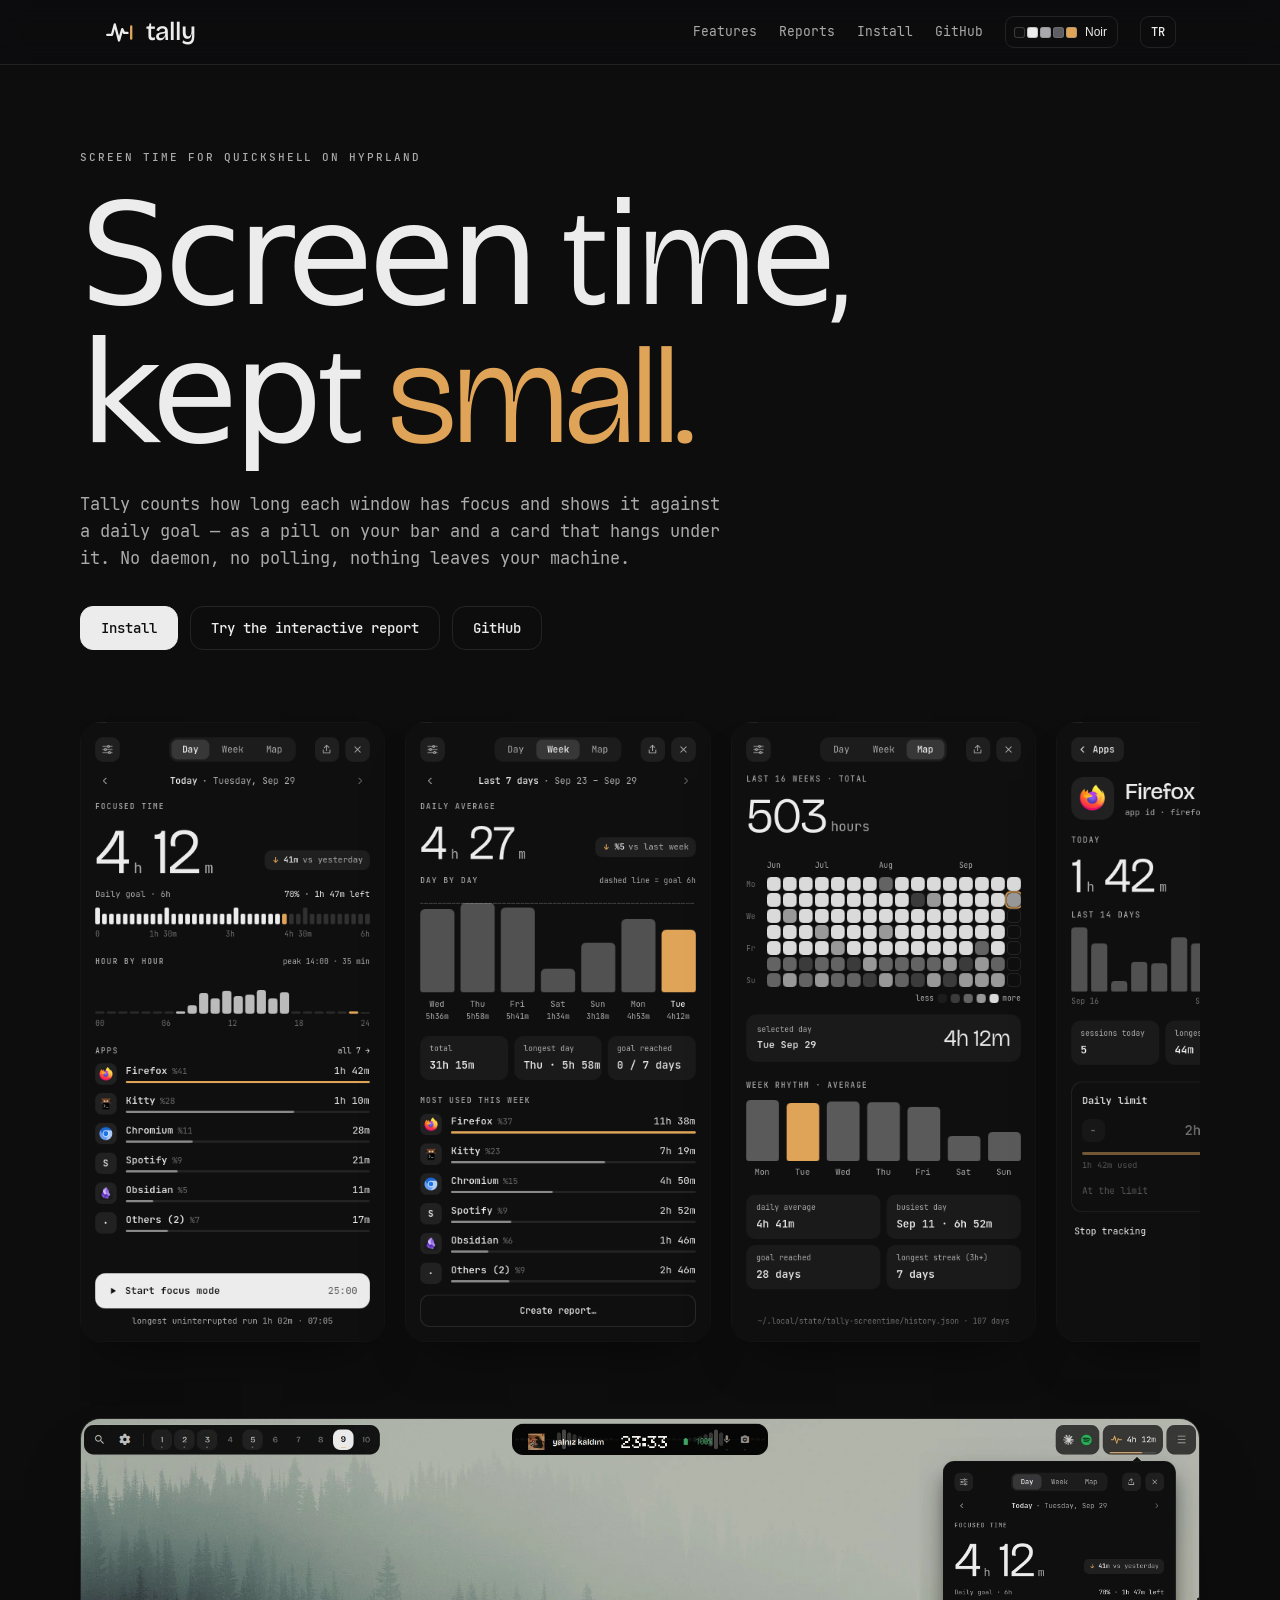
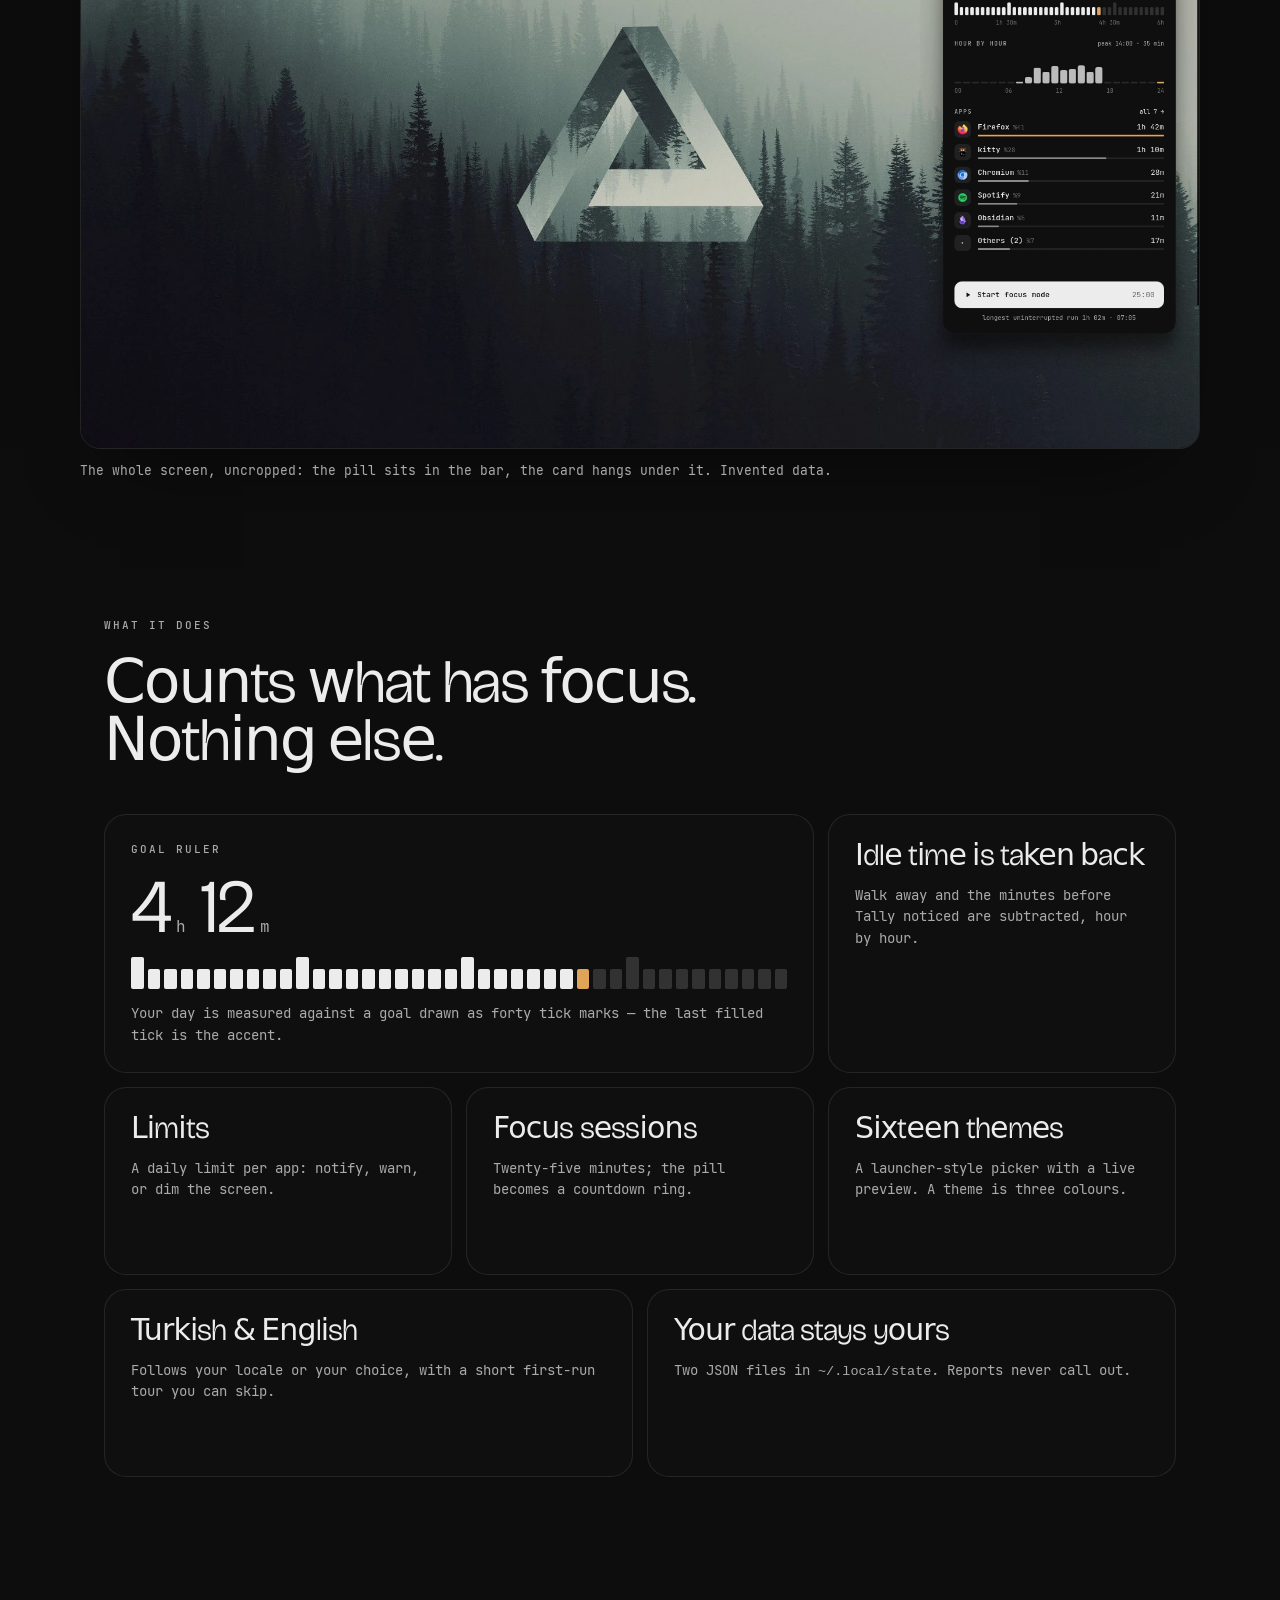
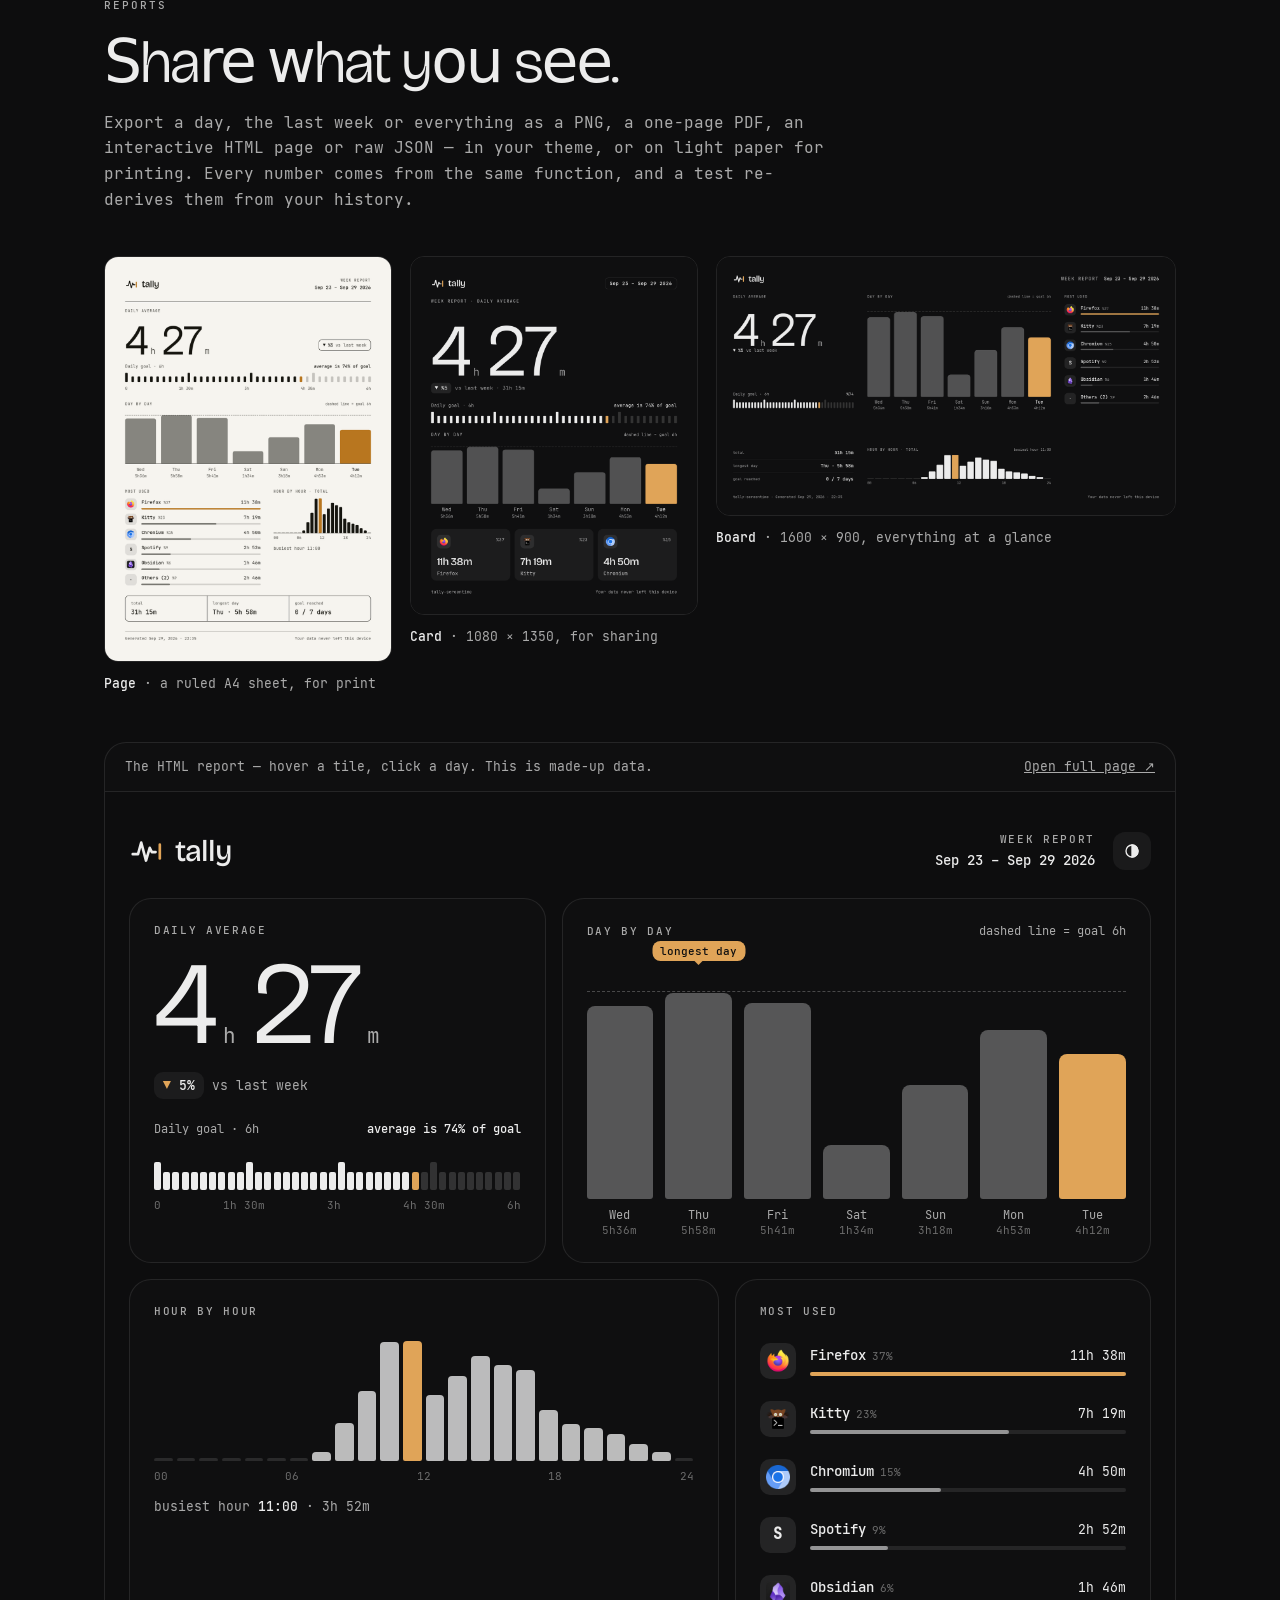
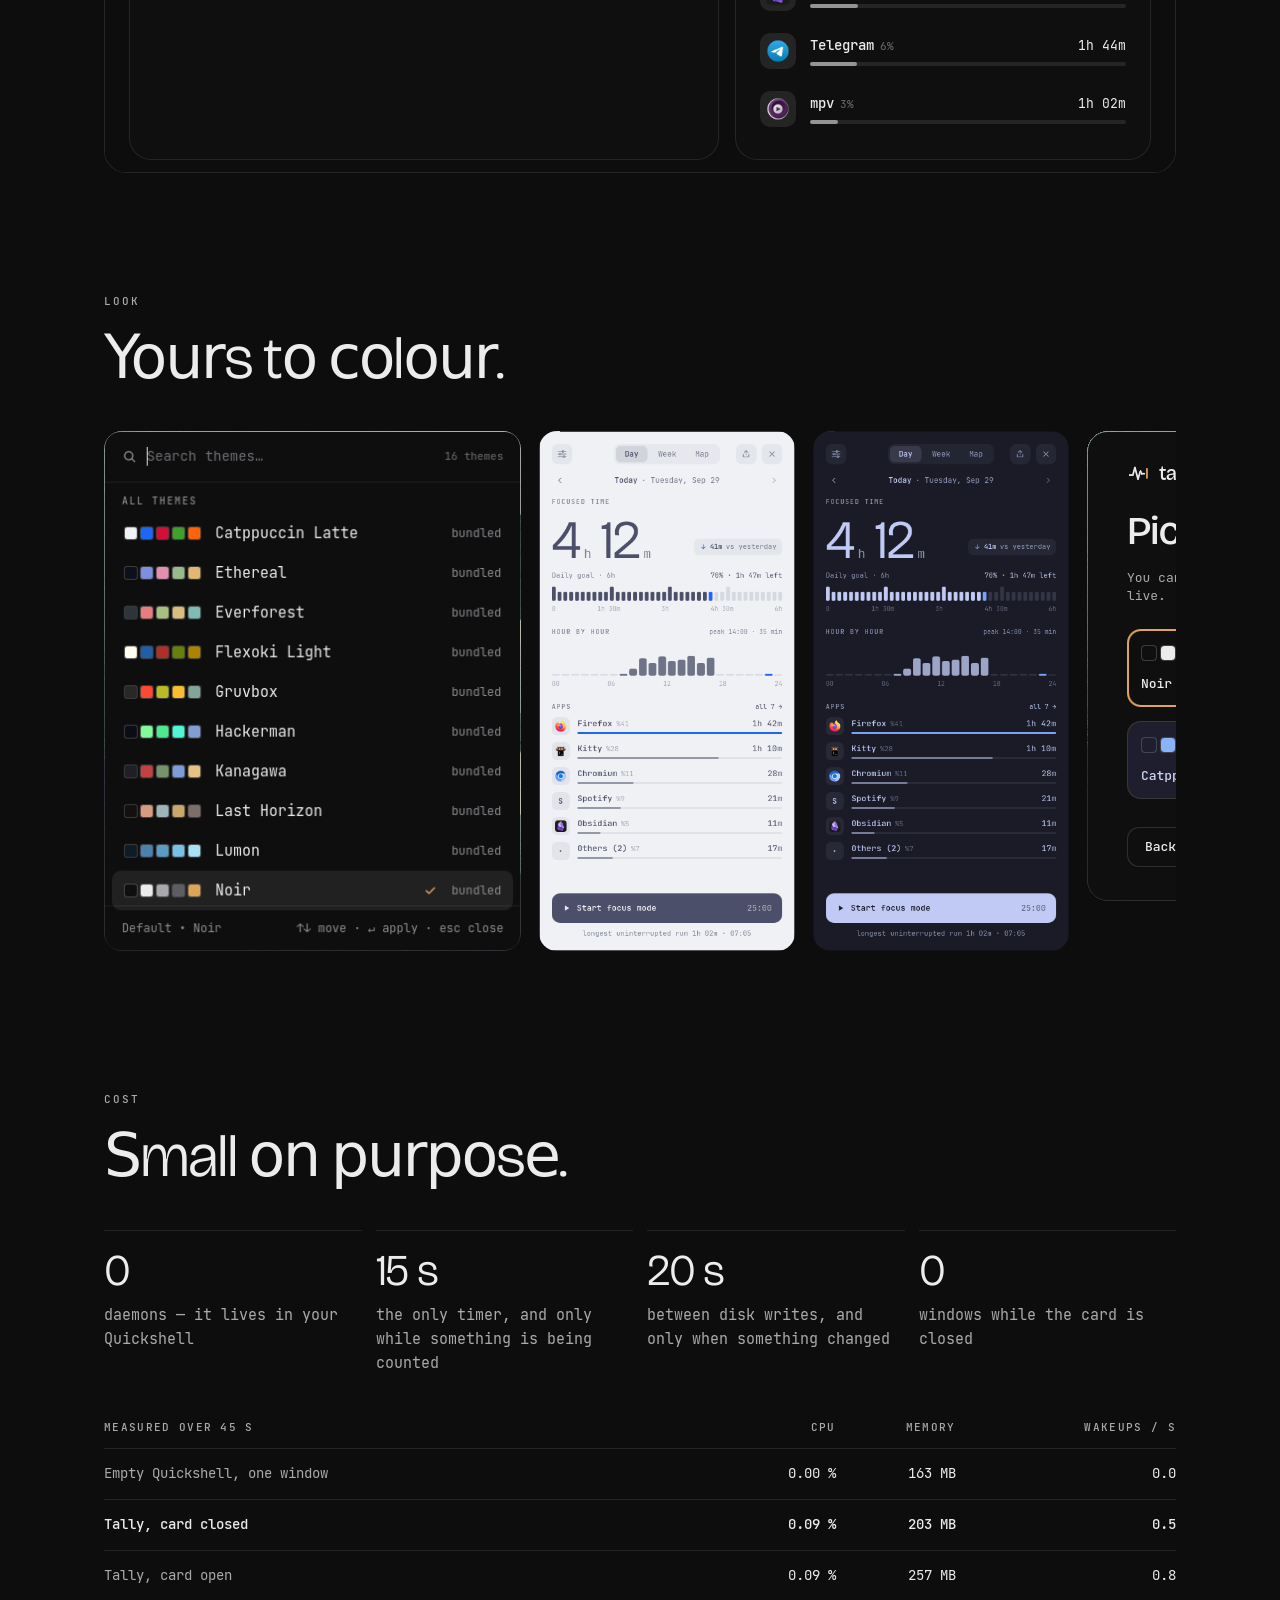
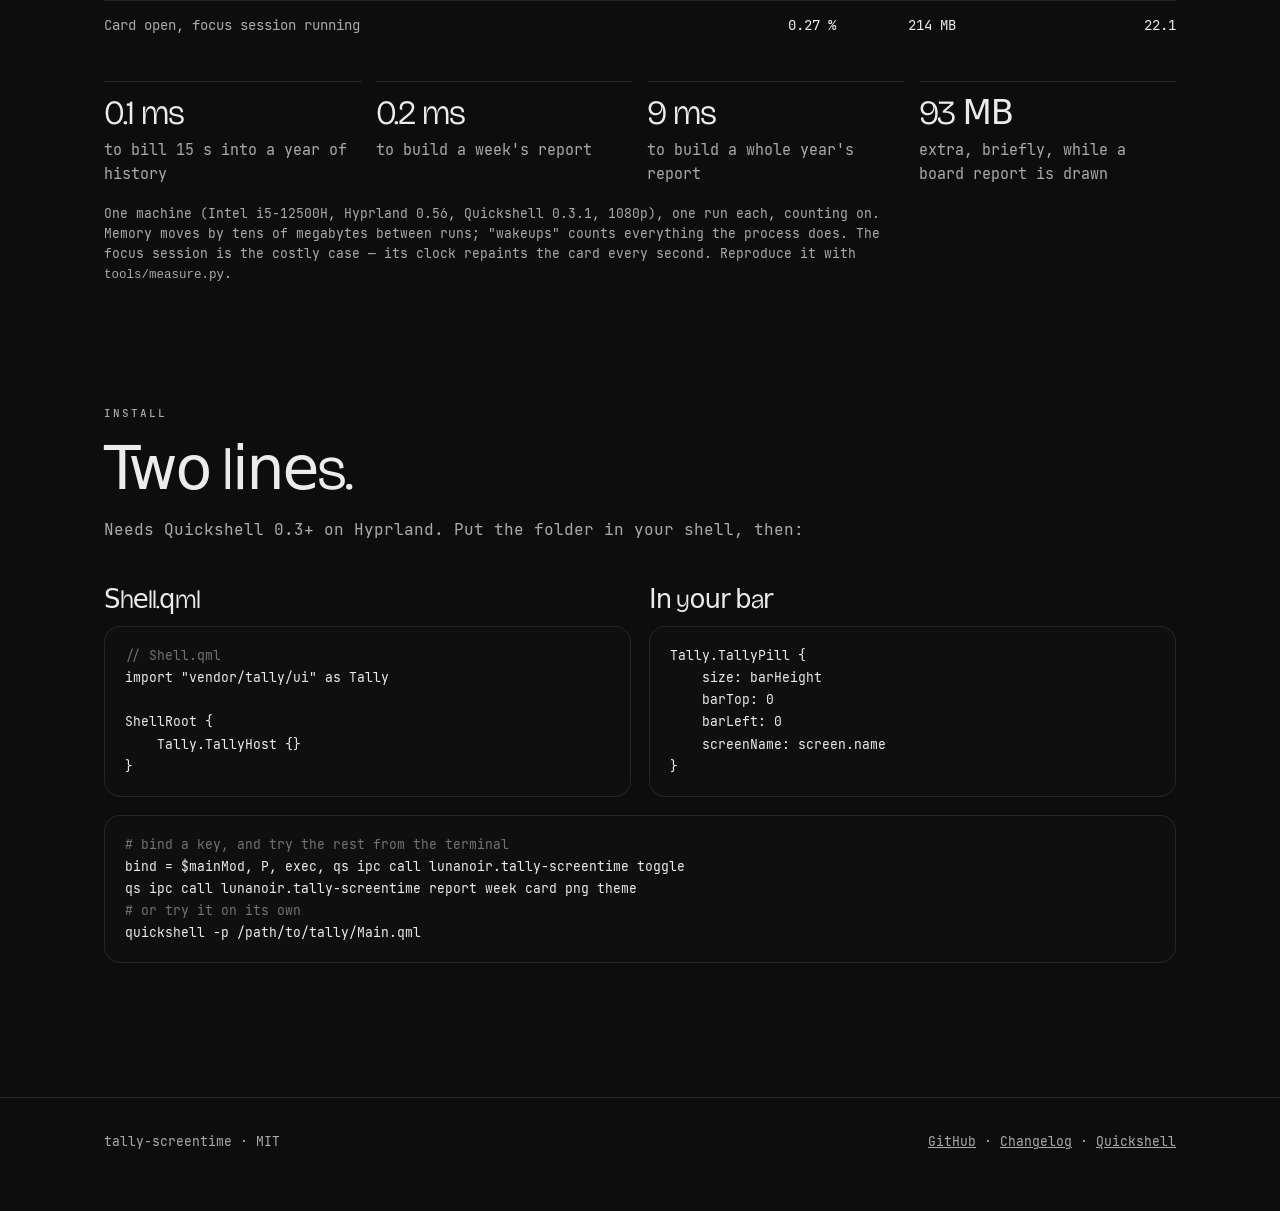
<file: docs/index.html>
<!doctype html>
<html lang="en">
<head>
<meta charset="utf-8">
<meta name="viewport" content="width=device-width, initial-scale=1">
<title>Tally — screen time for Quickshell</title>
<meta name="description" content="Screen time for Quickshell on Hyprland: which apps you focus, for how long, against a daily goal. A pill on your bar, a card under it, reports as PNG, PDF and interactive HTML.">
<link rel="icon" href="assets/icon.svg" type="image/svg+xml">
<link rel="stylesheet" href="assets/fonts.css">
<style>
:root {
  /* three colours per theme (set by the picker); the rest is mixed from them */
  --card: #0f0f10; --fg: #ececec; --acc: #e0a458;
  --bg: color-mix(in srgb, var(--card) 88%, #000);
  --muted: color-mix(in srgb, var(--fg) 70%, var(--card));
  --faint: color-mix(in srgb, var(--fg) 45%, var(--card));
  --hair: color-mix(in srgb, var(--fg) 10%, transparent);
  --panel: color-mix(in srgb, var(--fg) 6%, transparent);
  --tick: color-mix(in srgb, var(--fg) 16%, transparent);
  --mono: 'Tally Mono', ui-monospace, 'JetBrains Mono', Menlo, Consolas, monospace;
  --display: 'Tally Display', 'Bricolage Grotesque', system-ui, sans-serif;
}
* { box-sizing: border-box; }
html { scroll-behavior: smooth; }
body { margin: 0; transition: background .25s, color .25s; background: var(--bg); color: var(--fg); font: 400 15px/1.6 var(--mono); -webkit-font-smoothing: antialiased; }
a { color: inherit; }
.wrap { max-width: 1120px; margin: 0 auto; padding: 0 24px; }
.lab { font-size: 11px; letter-spacing: .18em; font-weight: 500; color: var(--muted); text-transform: uppercase; }
h1, h2, h3 { font-family: var(--display); font-weight: 300; letter-spacing: -0.035em; margin: 0; line-height: .98; }
h2 { font-size: clamp(38px, 5vw, 60px); }
p { margin: 0; color: var(--muted); }

/* nav */
nav { position: sticky; top: 0; z-index: 5; background: color-mix(in srgb, var(--bg) 84%, transparent); backdrop-filter: blur(14px); border-bottom: 1px solid var(--hair); }
nav .wrap { display: flex; align-items: center; justify-content: space-between; height: 64px; }
.brand { display: flex; align-items: center; gap: 12px; text-decoration: none; font: 500 26px/1 var(--display); letter-spacing: -0.035em; }
.brand img { width: 30px; height: 30px; }
nav .links { display: flex; align-items: center; gap: 22px; font-size: 13px; }
nav .links a { text-decoration: none; color: var(--muted); }
nav .links a:hover { color: var(--fg); }
.btn { display: inline-flex; align-items: center; gap: 10px; height: 44px; padding: 0 20px; border-radius: 13px; font: 500 13.5px var(--mono); text-decoration: none; border: 1px solid var(--hair); background: none; color: var(--fg); cursor: pointer; transition: background .15s, transform .15s; }
.btn:hover { background: var(--panel); }
.btn.primary { background: var(--fg); color: var(--card); border-color: var(--fg); }
.btn.primary:hover { filter: brightness(1.12); transform: translateY(-1px); }
.lang { height: 32px; padding: 0 10px; border-radius: 9px; font-size: 12px; }

/* theme picker */
.theme { position: relative; }
.theme > button { height: 32px; padding: 0 10px 0 8px; border-radius: 9px; font-size: 12px; display: inline-flex; align-items: center; gap: 8px; border: 1px solid var(--hair); background: none; color: var(--fg); cursor: pointer; }
.theme > button:hover { background: var(--panel); }
.sw { display: inline-flex; gap: 2px; } .sw i { width: 11px; height: 11px; border-radius: 3px; display: block; box-shadow: inset 0 0 0 1px rgba(128,128,128,.4); }
.pop { position: absolute; right: 0; top: 42px; width: 340px; max-height: 70vh; overflow: auto; background: var(--card); border: 1px solid var(--hair); border-radius: 16px; padding: 8px; box-shadow: 0 30px 60px -20px rgba(0,0,0,.6); }
.pop[hidden] { display: none; }
.pop .h { padding: 8px 10px 6px; font-size: 10px; letter-spacing: .16em; color: var(--muted); font-weight: 500; }
.pop button { display: flex; align-items: center; gap: 12px; width: 100%; height: 38px; padding: 0 10px; border: 0; border-radius: 9px; background: none; color: var(--fg); font: 400 14px var(--mono); text-align: left; cursor: pointer; }
.pop button:hover, .pop button.cur { background: var(--panel); }
.pop button .sw i { width: 13px; height: 13px; }
.pop button span.n { flex: 1; }
.pop button em { font-style: normal; font-size: 11px; color: var(--muted); }
.pop button b { color: var(--acc); font-weight: 400; width: 14px; }
@media (max-width: 720px) { .pop { position: fixed; left: 12px; right: 12px; top: 72px; width: auto; } nav .links a { display: none; } }

/* hero */
.hero { padding: 84px 0 40px; }
.hero h1 { font-size: clamp(64px, 11vw, 148px); margin: 22px 0 26px; }
.hero h1 em { font-style: normal; color: var(--acc); }
.hero p.lead { font-size: 17px; max-width: 640px; color: var(--muted); }
.cta { display: flex; gap: 12px; flex-wrap: wrap; margin-top: 34px; }
.shots { display: flex; gap: 20px; margin-top: 64px; overflow-x: auto; padding: 8px 4px 64px; scroll-snap-type: x proximity; }
.shots img { flex: 0 0 auto; height: 620px; width: auto; border-radius: 20px; box-shadow: 0 30px 50px -28px rgba(0,0,0,.6); scroll-snap-align: start; }
@media (max-width: 720px) { .shots img { height: 480px; } }

.desk { margin-top: 12px; }
.desk img { width: 100%; height: auto; display: block; border-radius: 20px; border: 1px solid var(--hair); box-shadow: 0 40px 80px -40px rgba(0,0,0,.6); }
.desk p { margin-top: 12px; font-size: 12.5px; color: var(--muted); }

/* sections */
section { padding: 96px 0 24px; }
.head { display: flex; flex-direction: column; gap: 18px; max-width: 720px; margin-bottom: 44px; }
.head p { font-size: 16px; }

.bento { display: grid; grid-template-columns: repeat(6, 1fr); gap: 14px; }
.tile { grid-column: span 2; background: var(--card); border: 1px solid var(--hair); border-radius: 22px; padding: 26px; display: flex; flex-direction: column; gap: 14px; min-height: 188px; }
.tile.w3 { grid-column: span 3; } .tile.w4 { grid-column: span 4; }
.tile h3 { font-size: 30px; letter-spacing: -0.03em; }
.tile p { font-size: 13.5px; }
.tile .big { font: 300 76px/.9 var(--display); letter-spacing: -0.04em; color: var(--fg); }
.tile .big small { font: 400 16px var(--mono); color: var(--muted); letter-spacing: 0; margin-left: 6px; }
.ticks { display: flex; gap: 4px; align-items: flex-end; height: 34px; }
.ticks i { flex: 1; height: 20px; border-radius: 2px; background: var(--tick); }
.ticks i.on { background: var(--fg); } .ticks i.tall { height: 32px; } .ticks i.acc { background: var(--acc); }
@media (max-width: 860px) { .tile, .tile.w3, .tile.w4 { grid-column: span 6; } }

.reports { display: grid; grid-template-columns: 1fr 1fr 1.6fr; gap: 18px; align-items: start; }
.reports figure { margin: 0; }
.reports img { width: 100%; height: auto; border-radius: 14px; border: 1px solid var(--hair); display: block; }
.reports figcaption { margin-top: 12px; font-size: 12.5px; color: var(--muted); }
.reports figcaption b { color: var(--fg); font-weight: 500; }
@media (max-width: 860px) { .reports { grid-template-columns: 1fr; } }

.demo { margin-top: 48px; border: 1px solid var(--hair); border-radius: 22px; overflow: hidden; background: var(--card); }
.demo header { display: flex; justify-content: space-between; align-items: center; gap: 12px; padding: 14px 20px; border-bottom: 1px solid var(--hair); font-size: 12.5px; color: var(--muted); }
.demo iframe { width: 100%; height: 980px; border: 0; display: block; background: var(--card); }
@media (max-width: 720px) { .demo iframe { height: 1300px; } }

.gallery { display: flex; gap: 18px; overflow-x: auto; padding-bottom: 20px; }
.gallery img { height: 520px; width: auto; border-radius: 18px; flex: 0 0 auto; }

pre { margin: 0; background: var(--card); border: 1px solid var(--hair); border-radius: 16px; padding: 18px 20px; overflow-x: auto; font: 400 13px/1.7 var(--mono); color: var(--fg); position: relative; }
pre .c { color: var(--faint); }
.install { display: grid; grid-template-columns: 1fr 1fr; gap: 18px; }
@media (max-width: 860px) { .install { grid-template-columns: 1fr; } }
.install h3 { font-size: 26px; margin-bottom: 14px; }
.copy { position: absolute; top: 10px; right: 10px; height: 28px; padding: 0 10px; border-radius: 8px; font-size: 11px; background: var(--panel); border: 0; color: var(--muted); cursor: pointer; }
.copy:hover { color: var(--fg); }

.cost { display: grid; grid-template-columns: repeat(4, 1fr); gap: 14px; }
.cost div { border-top: 1px solid var(--hair); padding-top: 18px; }
.cost b { display: block; font: 300 44px/1 var(--display); letter-spacing: -0.03em; margin-bottom: 10px; }
@media (max-width: 860px) { .cost { grid-template-columns: 1fr 1fr; } }


.measure { margin-top: 44px; }
.measure table { width: 100%; border-collapse: collapse; font-size: 13.5px; }
.measure th { text-align: right; font-weight: 500; color: var(--muted); font-size: 11px; letter-spacing: .12em; text-transform: uppercase; padding: 0 0 12px; }
.measure th:first-child, .measure td:first-child { text-align: left; }
.measure td { text-align: right; padding: 14px 0; border-top: 1px solid var(--hair); }
.measure tr.hi td { color: var(--fg); font-weight: 500; }
.measure tr td:first-child { color: var(--muted); } .measure tr.hi td:first-child { color: var(--fg); }
.measure .note { margin-top: 18px; font-size: 12.5px; color: var(--muted); max-width: 820px; }
.micro { display: grid; grid-template-columns: repeat(4, 1fr); gap: 14px; margin-top: 30px; }
.micro div { border-top: 1px solid var(--hair); padding-top: 14px; }
.micro b { display: block; font: 300 34px/1 var(--display); letter-spacing: -0.03em; margin-bottom: 8px; }
@media (max-width: 860px) { .micro { grid-template-columns: 1fr 1fr; } }

footer { margin-top: 110px; border-top: 1px solid var(--hair); padding: 34px 0 60px; font-size: 12.5px; color: var(--muted); }
footer .wrap { display: flex; flex-wrap: wrap; justify-content: space-between; gap: 16px; }
:focus-visible { outline: 2px solid var(--acc); outline-offset: 3px; border-radius: 6px; }
[data-tr] { display: none; }
html[lang="tr"] [data-en] { display: none; }
html[lang="tr"] [data-tr] { display: revert; }
</style>
</head>
<body>

<nav>
  <div class="wrap">
    <a class="brand" href="#top"><img src="assets/logo-dark.svg" alt="">tally</a>
    <div class="links">
      <a href="#features"><span data-en>Features</span><span data-tr>Özellikler</span></a>
      <a href="#reports"><span data-en>Reports</span><span data-tr>Raporlar</span></a>
      <a href="#install"><span data-en>Install</span><span data-tr>Kurulum</span></a>
      <a href="https://github.com/lunanoir21/tally-screentime">GitHub</a>
      <div class="theme">
        <button id="themeBtn" aria-haspopup="listbox" aria-expanded="false"><span class="sw" id="themeSw"></span><span id="themeName">Noir</span></button>
        <div class="pop" id="themePop" role="listbox" aria-label="Theme" hidden></div>
      </div>
      <button class="btn lang" id="lang" aria-label="Language">TR</button>
    </div>
  </div>
</nav>

<main id="top">
  <div class="wrap hero">
    <div class="lab"><span data-en>Screen time for Quickshell on Hyprland</span><span data-tr>Hyprland üzerinde Quickshell için ekran süresi</span></div>
    <h1><span data-en>Screen time,<br>kept <em>small.</em></span><span data-tr>Ekran süresi,<br><em>hafifçe.</em></span></h1>
    <p class="lead">
      <span data-en>Tally counts how long each window has focus and shows it against a daily goal — as a pill on your bar and a card that hangs under it. No daemon, no polling, nothing leaves your machine.</span>
      <span data-tr>Tally her pencerenin odakta kaldığı süreyi sayar ve günlük hedefine göre gösterir — bar'ında bir pill ve altında sarkan bir kart olarak. Arka plan servisi yok, sorgulama yok, hiçbir şey makinenden çıkmaz.</span>
    </p>
    <div class="cta">
      <a class="btn primary" href="#install"><span data-en>Install</span><span data-tr>Kur</span></a>
      <a class="btn" href="#demo"><span data-en>Try the interactive report</span><span data-tr>Etkileşimli raporu dene</span></a>
      <a class="btn" href="https://github.com/lunanoir21/tally-screentime">GitHub</a>
    </div>
    <div class="shots" aria-label="Screenshots">
      <img src="screenshots/panel-day.png" alt="The Day page: focused time, a goal ruler, hour by hour, top apps" loading="lazy">
      <img src="screenshots/panel-week.png" alt="The Week page: seven days against the goal line" loading="lazy">
      <img src="screenshots/panel-map.png" alt="The Map page: sixteen weeks as a calendar heatmap" loading="lazy">
      <img src="screenshots/panel-app.png" alt="An app's page with a daily limit" loading="lazy">
      <img src="screenshots/panel-settings.png" alt="Settings" loading="lazy">
    </div>
    <div class="desk">
      <img src="screenshots/desktop.webp" alt="Tally on a desktop: the pill in the bar and the card open under it" loading="lazy" width="1920" height="1080">
      <p><span data-en>The whole screen, uncropped: the pill sits in the bar, the card hangs under it. Invented data.</span><span data-tr>Ekranın tamamı, kesilmemiş: pill bar'da, kart altında sarkıyor. Uydurma veri.</span></p>
    </div>
  </div>

  <div class="wrap" id="features">
    <section>
      <div class="head">
        <div class="lab"><span data-en>What it does</span><span data-tr>Ne yapar</span></div>
        <h2><span data-en>Counts what has focus.<br>Nothing else.</span><span data-tr>Odaktakini sayar.<br>Başka bir şey değil.</span></h2>
      </div>
      <div class="bento">
        <div class="tile w4">
          <div class="lab"><span data-en>Goal ruler</span><span data-tr>Hedef cetveli</span></div>
          <div class="big">4<small>h</small> 12<small>m</small></div>
          <div class="ticks" aria-hidden="true"></div>
          <p><span data-en>Your day is measured against a goal drawn as forty tick marks — the last filled tick is the accent.</span><span data-tr>Gün, kırk çentikli bir hedef cetveline göre ölçülür — son dolu çentik vurgu rengindedir.</span></p>
        </div>
        <div class="tile w2">
          <h3><span data-en>Idle time is taken back</span><span data-tr>Boşta süre geri alınır</span></h3>
          <p><span data-en>Walk away and the minutes before Tally noticed are subtracted, hour by hour.</span><span data-tr>Kalkıp gidersen, Tally'nin fark etmesinden önceki dakikalar saat saat düşülür.</span></p>
        </div>
        <div class="tile">
          <h3><span data-en>Limits</span><span data-tr>Sınırlar</span></h3>
          <p><span data-en>A daily limit per app: notify, warn, or dim the screen.</span><span data-tr>Uygulama başına günlük sınır: bildir, uyar ya da ekranı karart.</span></p>
        </div>
        <div class="tile">
          <h3><span data-en>Focus sessions</span><span data-tr>Odak oturumları</span></h3>
          <p><span data-en>Twenty-five minutes; the pill becomes a countdown ring.</span><span data-tr>Yirmi beş dakika; pill geri sayım halkasına dönüşür.</span></p>
        </div>
        <div class="tile">
          <h3><span data-en>Sixteen themes</span><span data-tr>On altı tema</span></h3>
          <p><span data-en>A launcher-style picker with a live preview. A theme is three colours.</span><span data-tr>Canlı önizlemeli seçici. Bir tema üç renktir.</span></p>
        </div>
        <div class="tile w3">
          <h3><span data-en>Turkish &amp; English</span><span data-tr>Türkçe ve İngilizce</span></h3>
          <p><span data-en>Follows your locale or your choice, with a short first-run tour you can skip.</span><span data-tr>Yerel ayarını ya da seçimini izler; atlanabilir kısa bir ilk açılış turu vardır.</span></p>
        </div>
        <div class="tile w3">
          <h3><span data-en>Your data stays yours</span><span data-tr>Verin senin</span></h3>
          <p><span data-en>Two JSON files in <code>~/.local/state</code>. Reports never call out.</span><span data-tr><code>~/.local/state</code> altında iki JSON dosyası. Raporlar dışarıya bağlanmaz.</span></p>
        </div>
      </div>
    </section>

    <section id="reports">
      <div class="head">
        <div class="lab"><span data-en>Reports</span><span data-tr>Raporlar</span></div>
        <h2><span data-en>Share what you see.</span><span data-tr>Gördüğünü paylaş.</span></h2>
        <p><span data-en>Export a day, the last week or everything as a PNG, a one-page PDF, an interactive HTML page or raw JSON — in your theme, or on light paper for printing. Every number comes from the same function, and a test re-derives them from your history.</span><span data-tr>Bir günü, son haftayı ya da tümünü PNG, tek sayfalık PDF, etkileşimli HTML veya ham JSON olarak dışa aktar — temanla ya da yazdırmak için açık kâğıda. Tüm sayılar aynı fonksiyondan gelir; bir test bunları geçmişinden yeniden hesaplar.</span></p>
      </div>
      <div class="reports">
        <figure><img src="reports/report-page.png" alt="Report style Page" loading="lazy"><figcaption><b>Page</b> · <span data-en>a ruled A4 sheet, for print</span><span data-tr>çizgili A4 sayfa, yazdırmak için</span></figcaption></figure>
        <figure><img src="reports/report-card.png" alt="Report style Card" loading="lazy"><figcaption><b>Card</b> · <span data-en>1080 × 1350, for sharing</span><span data-tr>1080 × 1350, paylaşmak için</span></figcaption></figure>
        <figure><img src="reports/report-board.png" alt="Report style Board" loading="lazy"><figcaption><b>Board</b> · <span data-en>1600 × 900, everything at a glance</span><span data-tr>1600 × 900, hepsi tek bakışta</span></figcaption></figure>
      </div>

      <div class="demo" id="demo">
        <header>
          <span><span data-en>The HTML report — hover a tile, click a day. This is made-up data.</span><span data-tr>HTML rapor — bir karenin üzerine gel, bir güne tıkla. Bu veriler uydurmadır.</span></span>
          <a href="demo.html" target="_blank" rel="noopener"><span data-en>Open full page ↗</span><span data-tr>Tam sayfa aç ↗</span></a>
        </header>
        <iframe src="demo.html" title="Interactive report demo" loading="lazy"></iframe>
      </div>
    </section>

    <section>
      <div class="head">
        <div class="lab"><span data-en>Look</span><span data-tr>Görünüm</span></div>
        <h2><span data-en>Yours to colour.</span><span data-tr>Rengi senin.</span></h2>
      </div>
      <div class="gallery">
        <img src="screenshots/themes.png" alt="The theme picker" loading="lazy">
        <img src="screenshots/panel-day-latte.png" alt="Catppuccin Latte" loading="lazy">
        <img src="screenshots/panel-day-tokyo.png" alt="Tokyo Night" loading="lazy">
        <img src="screenshots/tour-look.png" alt="The first-run tour" loading="lazy" style="height:auto;width:600px;align-self:flex-start">
      </div>
    </section>

    <section>
      <div class="head">
        <div class="lab"><span data-en>Cost</span><span data-tr>Maliyet</span></div>
        <h2><span data-en>Small on purpose.</span><span data-tr>Bilerek küçük.</span></h2>
      </div>
      <div class="cost">
        <div><b>0</b><p><span data-en>daemons — it lives in your Quickshell</span><span data-tr>servis — Quickshell'in içinde yaşar</span></p></div>
        <div><b>15 s</b><p><span data-en>the only timer, and only while something is being counted</span><span data-tr>tek zamanlayıcı, o da yalnızca bir şey sayılırken</span></p></div>
        <div><b>20 s</b><p><span data-en>between disk writes, and only when something changed</span><span data-tr>disk yazımları arası, o da yalnızca bir şey değiştiyse</span></p></div>
        <div><b>0</b><p><span data-en>windows while the card is closed</span><span data-tr>kart kapalıyken pencere</span></p></div>
      </div>
      <div class="measure">
        <table>
          <thead><tr><th><span data-en>Measured over 45 s</span><span data-tr>45 sn boyunca ölçüldü</span></th><th>CPU</th><th><span data-en>Memory</span><span data-tr>Bellek</span></th><th><span data-en>Wakeups / s</span><span data-tr>Uyanma / sn</span></th></tr></thead>
          <tbody>
            <tr><td><span data-en>Empty Quickshell, one window</span><span data-tr>Boş Quickshell, tek pencere</span></td><td>0.00 %</td><td>163 MB</td><td>0.0</td></tr>
            <tr class="hi"><td><span data-en>Tally, card closed</span><span data-tr>Tally, kart kapalı</span></td><td>0.09 %</td><td>203 MB</td><td>0.5</td></tr>
            <tr><td><span data-en>Tally, card open</span><span data-tr>Tally, kart açık</span></td><td>0.09 %</td><td>257 MB</td><td>0.8</td></tr>
            <tr><td><span data-en>Card open, focus session running</span><span data-tr>Kart açık, odak oturumu sürüyor</span></td><td>0.27 %</td><td>214 MB</td><td>22.1</td></tr>
          </tbody>
        </table>
        <div class="micro">
          <div><b>0.1 ms</b><p><span data-en>to bill 15 s into a year of history</span><span data-tr>bir yıllık geçmişe 15 sn işlemek</span></p></div>
          <div><b>0.2 ms</b><p><span data-en>to build a week's report</span><span data-tr>bir haftalık raporu hazırlamak</span></p></div>
          <div><b>9 ms</b><p><span data-en>to build a whole year's report</span><span data-tr>bir yıllık raporu hazırlamak</span></p></div>
          <div><b>93 MB</b><p><span data-en>extra, briefly, while a board report is drawn</span><span data-tr>bir pano raporu çizilirken, kısa süreliğine</span></p></div>
        </div>
        <p class="note"><span data-en>One machine (Intel i5-12500H, Hyprland 0.56, Quickshell 0.3.1, 1080p), one run each, counting on. Memory moves by tens of megabytes between runs; "wakeups" counts everything the process does. The focus session is the costly case — its clock repaints the card every second. Reproduce it with <code>tools/measure.py</code>.</span><span data-tr>Tek makine (Intel i5-12500H, Hyprland 0.56, Quickshell 0.3.1, 1080p), her biri tek çalıştırma, sayım açık. Bellek çalıştırmalar arasında onlarca MB oynar; "uyanma" sürecin yaptığı her şeyi sayar. Pahalı olan odak oturumudur — saati kartı her saniye yeniden çizer. <code>tools/measure.py</code> ile yeniden üretebilirsin.</span></p>
      </div>

    </section>

    <section id="install">
      <div class="head">
        <div class="lab"><span data-en>Install</span><span data-tr>Kurulum</span></div>
        <h2><span data-en>Two lines.</span><span data-tr>İki satır.</span></h2>
        <p><span data-en>Needs Quickshell 0.3+ on Hyprland. Put the folder in your shell, then:</span><span data-tr>Hyprland'da Quickshell 0.3+ gerekir. Klasörü shell'ine koy, sonra:</span></p>
      </div>
      <div class="install">
        <div>
          <h3>Shell.qml</h3>
<pre><span class="c">// Shell.qml</span>
import "vendor/tally/ui" as Tally

ShellRoot {
    Tally.TallyHost {}
}</pre>
        </div>
        <div>
          <h3><span data-en>In your bar</span><span data-tr>Bar'ında</span></h3>
<pre>Tally.TallyPill {
    size: barHeight
    barTop: 0
    barLeft: 0
    screenName: screen.name
}</pre>
        </div>
      </div>
      <pre style="margin-top:18px"><span class="c"># bind a key, and try the rest from the terminal</span>
bind = $mainMod, P, exec, qs ipc call lunanoir.tally-screentime toggle
qs ipc call lunanoir.tally-screentime report week card png theme
<span class="c"># or try it on its own</span>
quickshell -p /path/to/tally/Main.qml</pre>
    </section>
  </div>
</main>

<footer>
  <div class="wrap">
    <span>tally-screentime · MIT</span>
    <span><a href="https://github.com/lunanoir21/tally-screentime">GitHub</a> · <a href="https://github.com/lunanoir21/tally-screentime/blob/main/CHANGELOG.md">Changelog</a> · <a href="https://quickshell.outfoxxed.me/">Quickshell</a></span>
  </div>
</footer>

<script>
(function () {
  // the goal ruler in the first tile
  var t = document.querySelector('.ticks');
  for (var i = 0; i < 40; i++) {
    var b = document.createElement('i');
    if (i < 28) b.className = 'on' + (i === 27 ? ' acc' : '');
    if (i % 10 === 0) b.className += ' tall';
    t.appendChild(b);
  }

  // ---- themes: the site can be tried in any of Tally's themes ------------------------------------------------------
  // the same sixteen as ui/js/Themes.js (tests/test_site.py keeps them in step)
  var THEMES = [
    { id: "system", name: "Sistemi izle", en: "Follow system", sw: ["#0f0f10", "#ececec", "#a8a8ad", "#5d5d63", "#e0a458"], card: "#0f0f10", fg: "#ececec", acc: "#e0a458" },
    { id: "catppuccin", name: "Catppuccin", sw: ["#1e1e2e", "#89b4fa", "#f38ba8", "#a6e3a1", "#f9e2af"], card: "#1e1e2e", fg: "#cdd6f4", acc: "#89b4fa" },
    { id: "latte", name: "Catppuccin Latte", sw: ["#eff1f5", "#1e66f5", "#d20f39", "#40a02b", "#fe640b"], card: "#eff1f5", fg: "#4c4f69", acc: "#1e66f5" },
    { id: "ethereal", name: "Ethereal", sw: ["#0d0f1c", "#7d8fe0", "#e58fb0", "#98b98c", "#e4b872"], card: "#0d0f1c", fg: "#d8dcf0", acc: "#8fa0ff" },
    { id: "everforest", name: "Everforest", sw: ["#2d353b", "#e67e80", "#a7c080", "#dbbc7f", "#7fbbb3"], card: "#2d353b", fg: "#d3c6aa", acc: "#a7c080" },
    { id: "flexoki", name: "Flexoki Light", sw: ["#fffcf0", "#205ea6", "#af3029", "#66800b", "#ad8301"], card: "#fffcf0", fg: "#403e3c", acc: "#205ea6" },
    { id: "gruvbox", name: "Gruvbox", sw: ["#282828", "#fb4934", "#b8bb26", "#fabd2f", "#83a598"], card: "#282828", fg: "#ebdbb2", acc: "#fabd2f" },
    { id: "hackerman", name: "Hackerman", sw: ["#0b0c16", "#82fb9c", "#4fe88f", "#50f7d4", "#829dd4"], card: "#0b0c16", fg: "#ddf7ff", acc: "#82fb9c" },
    { id: "kanagawa", name: "Kanagawa", sw: ["#1f1f28", "#c34043", "#76946a", "#7e9cd8", "#e6c384"], card: "#1f1f28", fg: "#dcd7ba", acc: "#7e9cd8" },
    { id: "lasthorizon", name: "Last Horizon", sw: ["#14100f", "#d99a82", "#9fb3ba", "#c9a86a", "#7c6f6a"], card: "#14100f", fg: "#e3d5cf", acc: "#d99a82" },
    { id: "lumon", name: "Lumon", sw: ["#0f1c26", "#4a83b0", "#5b9bc4", "#79bfe6", "#a8e0f5"], card: "#0f1c26", fg: "#cfe6f4", acc: "#79bfe6" },
    { id: "noir", name: "Noir", sw: ["#0f0f10", "#ececec", "#a8a8ad", "#5d5d63", "#e0a458"], card: "#0f0f10", fg: "#ececec", acc: "#e0a458" },
    { id: "nord", name: "Nord", sw: ["#2e3440", "#88c0d0", "#bf616a", "#a3be8c", "#ebcb8b"], card: "#2e3440", fg: "#eceff4", acc: "#88c0d0" },
    { id: "tokyonight", name: "Tokyo Night", sw: ["#1a1b26", "#7aa2f7", "#f7768e", "#9ece6a", "#e0af68"], card: "#1a1b26", fg: "#c0caf5", acc: "#7aa2f7" },
    { id: "ultrawhite", name: "Ultra Beyaz", en: "Ultra White", sw: ["#ffffff", "#000000", "#4d4d4d", "#9a9a9a", "#dcdcdc"], card: "#ffffff", fg: "#262626", acc: "#000000" },
    { id: "vantablack", name: "Vantablack", sw: ["#000000", "#ffffff", "#bdbdbd", "#6b6b6b", "#2a2a2a"], card: "#000000", fg: "#d9d9d9", acc: "#ffffff" }
  ];
  var root = document.documentElement, pop = document.getElementById('themePop'), tbtn = document.getElementById('themeBtn');
  function byId(id) { for (var i = 0; i < THEMES.length; i++) if (THEMES[i].id === id) return THEMES[i]; return THEMES[0]; }
  function label(t) { return document.documentElement.lang === 'tr' ? t.name : (t.en || t.name); }
  function refreshNames() {
    Array.prototype.forEach.call(pop.querySelectorAll('button'), function (b) { b.querySelector('.n').textContent = label(byId(b.getAttribute('data-id'))); });
    document.getElementById('themeName').textContent = label(byId(current));
  }
  function swatches(t) { return t.sw.map(function (c) { return '<i style="background:' + c + '"></i>'; }).join(''); }
  function paint(t) {
    root.style.setProperty('--card', t.card); root.style.setProperty('--fg', t.fg); root.style.setProperty('--acc', t.acc);
    root.style.colorScheme = parseInt(t.card.slice(1, 3), 16) > 140 ? 'light' : 'dark';
    var f = document.querySelector('iframe');
    if (f && f.contentWindow) f.contentWindow.postMessage({ type: 'tally-theme', pal: { card: t.card, fg: t.fg, acc: t.acc } }, location.origin === 'null' ? '*' : location.origin);
  }
  var current = 'noir';
  function apply(id, keep) {
    var t = byId(id); current = t.id; paint(t);
    document.getElementById('themeSw').innerHTML = swatches(t);
    document.getElementById('themeName').textContent = label(t);
    if (!keep) { try { localStorage.setItem('tally-theme', t.id); } catch (e) {} }
    Array.prototype.forEach.call(pop.querySelectorAll('button'), function (b) { b.className = b.getAttribute('data-id') === t.id ? 'cur' : ''; b.querySelector('b').textContent = b.getAttribute('data-id') === t.id ? '✓' : ''; });
  }
  pop.innerHTML = '<div class="h">THEMES</div>' + THEMES.map(function (t) {
    return '<button role="option" data-id="' + t.id + '"><span class="sw">' + swatches(t) + '</span><span class="n">' + label(t) + '</span><b></b></button>';
  }).join('');
  function open(o) { pop.hidden = !o; tbtn.setAttribute('aria-expanded', o ? 'true' : 'false'); if (!o) apply(committed, true); else { var c = pop.querySelector('.cur'); if (c) c.scrollIntoView({ block: 'nearest' }); } }
  var committed = 'noir';
  tbtn.addEventListener('click', function (e) { e.stopPropagation(); open(pop.hidden); });
  pop.addEventListener('click', function (e) { var b = e.target.closest('button'); if (!b) return; committed = b.getAttribute('data-id'); apply(committed); pop.hidden = true; tbtn.setAttribute('aria-expanded', 'false'); });
  pop.addEventListener('mouseover', function (e) { var b = e.target.closest('button'); if (b) { var t = byId(b.getAttribute('data-id')); paint(t); } });
  pop.addEventListener('mouseleave', function () { paint(byId(committed)); });
  document.addEventListener('click', function (e) { if (!pop.hidden && !e.target.closest('.theme')) open(false); });
  document.addEventListener('keydown', function (e) {
    if (e.key === 'Escape' && !pop.hidden) { open(false); tbtn.focus(); return; }
    if (pop.hidden || (e.key !== 'ArrowDown' && e.key !== 'ArrowUp')) return;
    e.preventDefault();
    var i = THEMES.indexOf(byId(current)) + (e.key === 'ArrowDown' ? 1 : -1);
    i = (i + THEMES.length) % THEMES.length;
    current = THEMES[i].id; paint(THEMES[i]);
    Array.prototype.forEach.call(pop.querySelectorAll('button'), function (b) { b.className = b.getAttribute('data-id') === current ? 'cur' : ''; });
    var c = pop.querySelector('.cur'); if (c) c.scrollIntoView({ block: 'nearest' });
  });
  pop.addEventListener('keydown', function (e) { if (e.key === 'Enter') { var b = pop.querySelector('.cur'); if (b) b.click(); } });
  document.querySelector('iframe').addEventListener('load', function () { paint(byId(committed)); });
  var startId = 'noir';
  try { startId = localStorage.getItem('tally-theme') || startId; } catch (e) {}
  var q = /[?&]theme=(\w+)/.exec(location.search); if (q) startId = q[1];
  committed = byId(startId).id; apply(committed, true);

  // language: the browser's, then the choice made here
  var html = document.documentElement, btn = document.getElementById('lang');
  function set(l) { html.lang = l; btn.textContent = l === 'tr' ? 'EN' : 'TR'; refreshNames(); try { localStorage.setItem('tally-lang', l); } catch (e) {} }
  var saved = null; try { saved = localStorage.getItem('tally-lang'); } catch (e) {}
  set(saved || ((navigator.language || '').toLowerCase().indexOf('tr') === 0 ? 'tr' : 'en'));
  btn.addEventListener('click', function () { set(html.lang === 'tr' ? 'en' : 'tr'); });
})();
</script>
</body>
</html>
</file>
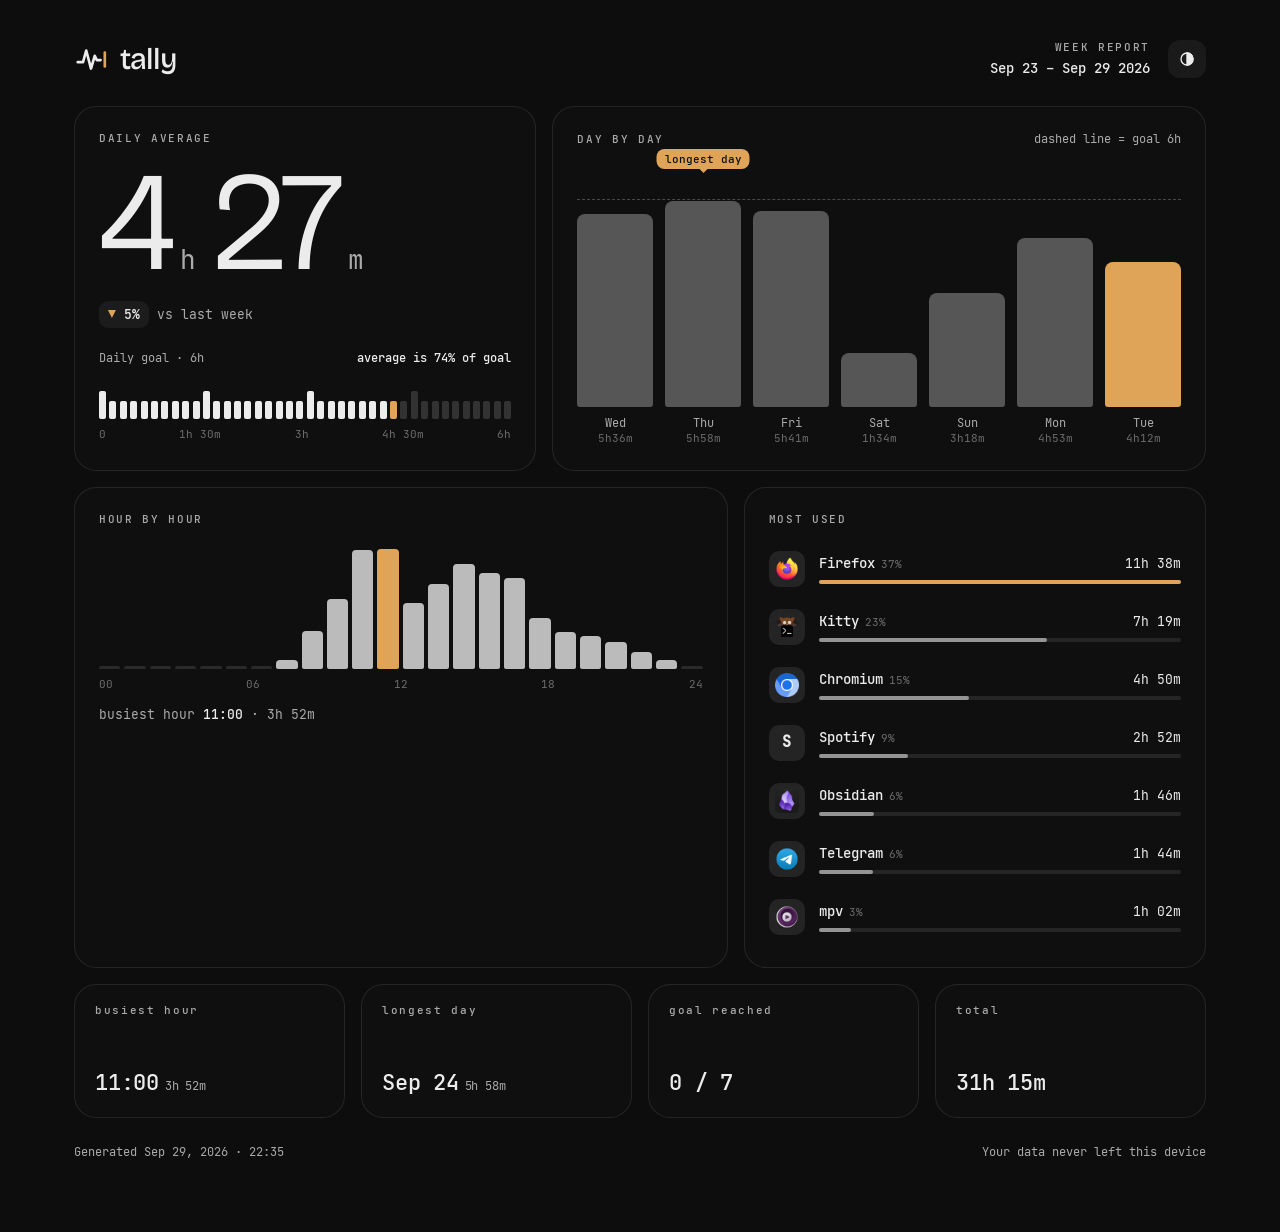
<file: docs/demo.html>
<!doctype html>
<html lang="en" data-look="theme">
<head>
<meta charset="utf-8">
<meta name="viewport" content="width=device-width, initial-scale=1">
<title>WEEK REPORT</title>
<style>@font-face{font-family:'Tally Mono';font-weight:400;font-style:normal;font-display:swap;src:url([data-uri]) format('woff')}
@font-face{font-family:'Tally Mono';font-weight:500;font-style:normal;font-display:swap;src:url([data-uri]) format('woff')}
@font-face{font-family:'Tally Display';font-weight:300;font-style:normal;font-display:swap;src:url([data-uri]) format('woff')}
@font-face{font-family:'Tally Display';font-weight:500;font-style:normal;font-display:swap;src:url([data-uri]) format('woff')}
</style>
<style>:root {
  --card: #0f0f10;
  --fg: #ececec;
  --acc: #e0a458;
  --muted: color-mix(in srgb, var(--fg) 70%, var(--card));
  --faint: color-mix(in srgb, var(--fg) 42%, var(--card));
  --hair: color-mix(in srgb, var(--fg) 10%, transparent);
  --line: color-mix(in srgb, var(--fg) 26%, transparent);
  --panel: color-mix(in srgb, var(--fg) 6%, transparent);
  --ground: color-mix(in srgb, var(--card) 86%, #000);
  --mono: 'Tally Mono', ui-monospace, 'JetBrains Mono', 'SF Mono', Menlo, Consolas, monospace;
  --display: 'Tally Display', 'Bricolage Grotesque', system-ui, sans-serif;
  color-scheme: dark;
}
:root[data-look="paper"] { color-scheme: light; --ground: color-mix(in srgb, var(--card) 92%, #000); }
* { box-sizing: border-box; }
html { -webkit-text-size-adjust: 100%; }
body { margin: 0; background: var(--ground); color: var(--fg); font: 400 14px/1.4 var(--mono); transition: background .25s, color .25s; }
button { font: inherit; color: inherit; background: none; border: 0; padding: 0; cursor: pointer; }
button:focus-visible { outline: 2px solid var(--acc); outline-offset: 2px; border-radius: 6px; }

.wrap { max-width: 1180px; margin: 0 auto; padding: 40px 24px 72px; }
.top { display: flex; align-items: center; justify-content: space-between; gap: 16px; margin-bottom: 28px; }
.brand { display: flex; align-items: center; gap: 12px; }
.brand svg { display: block; }
.brand b { font: 500 30px/1 var(--display); letter-spacing: -0.035em; }
.meta { display: flex; align-items: center; gap: 18px; text-align: right; }
.meta .t { font-size: 10.5px; letter-spacing: .16em; color: var(--muted); font-weight: 500; }
.meta .p { font-size: 14px; font-weight: 500; margin-top: 4px; }
.look { width: 38px; height: 38px; border-radius: 12px; background: var(--panel); display: grid; place-items: center; transition: background .2s; }
.look:hover { background: color-mix(in srgb, var(--fg) 12%, transparent); }

.grid { display: grid; grid-template-columns: repeat(12, minmax(0, 1fr)); gap: 16px; }
.tile { position: relative; min-width: 0; background: var(--card); border: 1px solid var(--hair); border-radius: 22px; padding: 24px; transition: background .25s, border-color .25s; }
.s5 { grid-column: span 5; } .s7 { grid-column: span 7; } .s12 { grid-column: span 12; } .s4 { grid-column: span 4; } .s6 { grid-column: span 6; }
@media (max-width: 900px) { .s5, .s7, .s4, .s6 { grid-column: span 12; } .wrap { padding: 24px 14px 56px; } }

.lab { font-size: 10.5px; letter-spacing: .16em; font-weight: 500; color: var(--muted); }
.row { display: flex; align-items: baseline; justify-content: space-between; gap: 12px; }
.note { font-size: 11.5px; color: var(--muted); }
.chip { display: inline-flex; align-items: center; gap: 8px; border-radius: 10px; padding: 3px 4px 3px 10px; background: var(--panel); font-size: 11.5px; }
.chip button { width: 22px; height: 22px; border-radius: 7px; color: var(--muted); }
.chip button:hover { background: var(--hair); color: var(--fg); }

/* hero */
.hero .num { display: flex; align-items: baseline; gap: 8px; margin: 14px 0 6px; font-family: var(--display); font-weight: 300; line-height: .9; letter-spacing: -0.035em; font-size: clamp(84px, 11vw, 156px); }
.hero .num i { font: 400 clamp(18px, 2vw, 28px)/1 var(--mono); color: var(--muted); font-style: normal; letter-spacing: 0; margin-right: 8px; }
.delta { display: inline-flex; gap: 8px; align-items: center; margin-top: 8px; font-size: 12.5px; color: var(--muted); }
.delta b { color: var(--fg); background: var(--panel); border-radius: 9px; padding: 5px 9px; font-weight: 500; }
.delta b em { color: var(--acc); font-style: normal; }
.ruler { display: flex; align-items: flex-end; justify-content: space-between; height: 30px; margin: 22px 0 8px; }
.ruler button { width: 7px; height: 18px; border-radius: 2px; background: color-mix(in srgb, var(--fg) 16%, transparent); transition: transform .12s; }
.ruler button.tall { height: 28px; }
.ruler button.on { background: var(--fg); }
.ruler button.acc { background: var(--acc); }
.ruler button:hover { transform: scaleY(1.18); transform-origin: bottom; }
.marks { display: flex; justify-content: space-between; font-size: 11px; color: var(--faint); }
.goalrow { display: flex; justify-content: space-between; gap: 12px; font-size: 12px; color: var(--muted); margin-top: 22px; }
.goalrow b { color: var(--fg); font-weight: 500; }

/* bar chart */
.chart { position: relative; height: 230px; margin-top: 30px; }
.chart .goal { position: absolute; left: 0; right: 0; border-top: 1.5px dashed var(--line); pointer-events: none; }
.chart .bars { position: absolute; inset: 0; display: flex; align-items: flex-end; gap: var(--gap, 10px); }
.bar { flex: 1 1 0; min-width: 0; height: 100%; display: flex; align-items: flex-end; position: relative; border-radius: 8px 8px 0 0; }
.bar .fill { width: 100%; min-height: 3px; border-radius: 8px 8px 3px 3px; background: color-mix(in srgb, var(--fg) 32%, transparent); transition: background .15s, transform .15s; transform-origin: bottom; }
.bar.hit .fill { background: var(--fg); }
.bar.now .fill { background: var(--acc); }
.bar:hover .fill, .bar:focus-visible .fill { background: var(--fg); transform: scaleY(1.02); }
.bar.now:hover .fill { background: var(--acc); }
.bar.sel { outline: 1.5px solid var(--fg); outline-offset: 3px; }
.bar.dim .fill { opacity: .45; }
.bar .flag { position: absolute; left: 50%; transform: translate(-50%, -8px); bottom: 100%; white-space: nowrap; font-size: 10.5px; font-weight: 500; background: var(--acc); color: var(--card); border-radius: 8px; padding: 3px 8px; pointer-events: none; }
.bar .flag::after { content: ''; position: absolute; left: 50%; top: 100%; margin-left: -4px; border: 4px solid transparent; border-top-color: var(--acc); }
.xl { display: flex; gap: var(--gap, 10px); margin-top: 8px; font-size: 11.5px; color: var(--muted); }
.xl span { flex: 1 1 0; min-width: 0; text-align: center; white-space: nowrap; overflow: visible; }
.few .bar, .xl.few span { flex: 0 0 96px; }
.chart.few .bars, .xl.few { justify-content: center; }
.xl small { display: block; font-size: 10.5px; color: var(--faint); }

/* heat tiles */
.heat { display: grid; grid-auto-flow: column; grid-template-rows: repeat(7, 1fr); gap: 5px; margin-top: 18px; }
.heat button { aspect-ratio: 1; border-radius: 6px; min-width: 0; transition: transform .1s, outline-color .1s; outline: 1.5px solid transparent; outline-offset: 2px; }
.heat button:hover { transform: scale(1.18); z-index: 1; }
.heat button.now { outline-color: var(--acc); }
.heat button.sel { outline-color: var(--fg); }
.heat button.void { visibility: hidden; }
.l0 { background: color-mix(in srgb, var(--fg) 7%, transparent); } .l1 { background: color-mix(in srgb, var(--fg) 22%, transparent); }
.l2 { background: color-mix(in srgb, var(--fg) 40%, transparent); } .l3 { background: color-mix(in srgb, var(--fg) 64%, transparent); } .l4 { background: color-mix(in srgb, var(--fg) 94%, transparent); }
.legend { display: flex; align-items: center; justify-content: flex-end; gap: 6px; margin-top: 14px; font-size: 11px; color: var(--muted); }
.legend i { width: 12px; height: 12px; border-radius: 4px; display: block; }

/* hour strip */
.hours { display: flex; align-items: flex-end; gap: 4px; height: 120px; margin-top: 22px; }
.hours button { flex: 1 1 0; min-width: 0; height: 100%; display: flex; align-items: flex-end; }
.hours button i { display: block; width: 100%; min-height: 3px; border-radius: 4px 4px 2px 2px; background: color-mix(in srgb, var(--fg) 78%, transparent); transition: background .15s; }
.hours button.zero i { background: color-mix(in srgb, var(--fg) 12%, transparent); }
.hours button.peak i { background: var(--acc); }
.hours button:hover i { background: var(--fg); }
.hours button.peak:hover i { background: var(--acc); }
.hx { display: flex; justify-content: space-between; margin-top: 8px; font-size: 11px; color: var(--faint); }
.peakline { margin-top: 14px; font-size: 12.5px; color: var(--muted); }
.peakline b { color: var(--fg); font-weight: 500; }
.cover { margin-top: 6px; font-size: 11px; color: var(--faint); }

/* apps */
.apps { display: flex; flex-direction: column; gap: 6px; margin-top: 16px; }
.app { display: grid; grid-template-columns: 36px 1fr; gap: 14px; align-items: center; padding: 8px 10px; margin: 0 -10px; border-radius: 12px; text-align: left; transition: background .12s; }
.app:hover, .app:focus-visible { background: var(--panel); }
.app .mono { width: 36px; height: 36px; border-radius: 10px; background: color-mix(in srgb, var(--fg) 9%, transparent); display: grid; place-items: center; font-weight: 700; font-size: 15px; }
.app .mono img { width: 24px; height: 24px; object-fit: contain; display: block; }
.app .l1r { display: flex; justify-content: space-between; align-items: baseline; gap: 10px; }
.app .nm { font-weight: 500; font-size: 14px; overflow: hidden; text-overflow: ellipsis; white-space: nowrap; }
.app .nm small { font-weight: 400; color: var(--faint); font-size: 11px; margin-left: 6px; }
.app .tm { font-size: 13px; }
.app .trk { height: 4px; border-radius: 2px; background: color-mix(in srgb, var(--fg) 10%, transparent); margin-top: 7px; }
.app .trk i { display: block; height: 100%; border-radius: 2px; background: color-mix(in srgb, var(--fg) 56%, transparent); }
.app.first .trk i { background: var(--acc); }
.empty { color: var(--muted); font-size: 12.5px; margin-top: 16px; }

/* stats */
.stat { display: flex; flex-direction: column; gap: 10px; justify-content: space-between; text-align: left; width: 100%; min-height: 96px; transition: background .12s; border-radius: 14px; }
.stat .v { font-size: 22px; font-weight: 500; letter-spacing: -0.01em; }
.stat .v small { font-size: 12px; color: var(--muted); font-weight: 400; margin-left: 6px; }
.tile.st { padding: 18px 20px; }
.tile.st:hover { background: color-mix(in srgb, var(--card) 92%, var(--fg)); }
.statgrid { display: contents; }

.foot { display: flex; justify-content: space-between; gap: 16px; flex-wrap: wrap; margin-top: 26px; font-size: 11.5px; color: var(--muted); }

/* tooltip */
#tip { position: fixed; z-index: 10; left: 0; top: 0; max-width: 300px; pointer-events: none; background: var(--fg); color: var(--card); border-radius: 12px; padding: 10px 13px; font-size: 12px; line-height: 1.45; box-shadow: 0 14px 34px -10px rgba(0,0,0,.55); opacity: 0; transform: translateY(4px); transition: opacity .1s, transform .1s; }
#tip.on { opacity: 1; transform: none; }
#tip b { display: block; font-weight: 500; font-size: 13px; margin-bottom: 2px; }
#tip span { display: block; opacity: .78; }
#tip em { display: inline-block; font-style: normal; font-weight: 500; font-size: 10.5px; background: var(--acc); color: var(--card); border-radius: 6px; padding: 1px 6px; margin-top: 5px; mix-blend-mode: normal; }
@media (prefers-reduced-motion: reduce) { * { transition: none !important; } }
@media print { .look, #tip { display: none; } body { background: #fff; } }
</style>
</head>
<body>
<div id="app"></div>
<div id="tip" role="tooltip" hidden></div>
<script id="payload" type="application/json">{"v":1,"look":"theme","generated":"Generated Sep 29, 2026 · 22:35","pal":{"theme":{"card":"#0f0f10","fg":"#ececec","acc":"#e0a458"},"paper":{"card":"#f6f4ef","fg":"#16150f","acc":"#b8761f"}},"i18n":{"tr":false,"units":{"h":"h","m":"m"},"dayShort":["Mon","Tue","Wed","Thu","Fri","Sat","Sun"],"dayLong":["Monday","Tuesday","Wednesday","Thursday","Friday","Saturday","Sunday"],"months":["Jan","Feb","Mar","Apr","May","Jun","Jul","Aug","Sep","Oct","Nov","Dec"],"t":{"title":"WEEK REPORT","period":"Sep 23 – Sep 29 2026","heroLabel":"DAILY AVERAGE","deltaDay":"vs yesterday","deltaWeek":"vs last week","goalCap":"Daily goal · 6h","goalOver":"goal reached · +{t}","goalLeft":"{p}% · {t} left","ofAvgGoal":"average is {p}% of goal","goalOff":"Daily goal is off · turn it on in Settings","chartTitle":"DAY BY DAY","chartNote":"dashed line = goal 6h","peakHour":"busiest hour {h} · {t}","peakBadge":"busiest hour","longestBadge":"longest day","busiestWeek":"busiest week","heatTitle":"DAY TILES","heatNote":"click a day","less":"less","more":"more","reset":"back to the whole period","hoursTitle":"HOUR BY HOUR","hoursPartial":"the hourly split covers {p}% of the records","appsTitle":"MOST USED","none":"no activity","shareDay":"{p}% of the day","sharePeriod":"{p}% of the period","ofGoal":"{p}% of goal","top":"top app: {a} {t}","avgDay":"{t} per day","weekOf":"Week of {d}","usedDays":"used on {n} days","statPeak":"busiest hour","statRun":"longest uninterrupted run","statGoal":"goal reached","statGoalPct":"of goal","statApps":"apps","longestDay":"longest day","total":"total","statRecorded":"days recorded","days":"days","hintPeak":"{t} focused at this hour in total","hintRun":"the longest stretch without going idle","hintGoalDay":"the day's total against the goal","hintApps":"apps used for at least a minute","hintLongest":"{d}: {t}","hintGoalDays":"days that reached the goal","hintTotal":"total for the period","hintRecorded":"days with any activity","lookLabel":"My theme / light paper","privacy":"Your data never left this device"}},"names":{"firefox":"Firefox","kitty":"Kitty","chromium":"Chromium","Spotify":"Spotify","obsidian":"Obsidian","org.telegram.desktop":"Telegram","mpv":"mpv"},"icons":{"firefox":"[data-uri]","kitty":"[data-uri]","chromium":"[data-uri]","obsidian":"[data-uri]","org.telegram.desktop":"[data-uri]","mpv":"[data-uri]"},"report":{"scope":"week","from":"2026-09-23","to":"2026-09-29","dayCount":7,"recordedDays":7,"total":112532426,"avgPerDay":16076060.857142856,"goalMs":21600000,"goalHits":0,"prevTotal":117919146,"days":[{"key":"2026-09-23","total":20194308,"weekday":2,"isToday":false,"hit":false,"apps":{"Spotify":1180676,"chromium":2182543,"firefox":9409184,"kitty":4676351,"mpv":542136,"obsidian":1084620,"org.telegram.desktop":1118798},"h":[0,0,0,0,0,0,0,241967,769094,1291189,2784579,2263490,1306940,2158272,2886483,1568530,1497254,840055,599304,849865,412428,581108,143750,0]},{"key":"2026-09-24","total":21527305,"weekday":3,"isToday":false,"hit":false,"apps":{"Spotify":1676586,"chromium":3530649,"firefox":7726635,"kitty":5087114,"mpv":742001,"obsidian":1696539,"org.telegram.desktop":1067781},"h":[0,0,0,0,0,0,0,276114,1298524,1345752,2893484,2887042,1408829,1468837,2166834,1616929,1147636,1722799,934151,851998,842746,395040,270590,0]},{"key":"2026-09-25","total":20481604,"weekday":4,"isToday":false,"hit":false,"apps":{"Spotify":1773792,"chromium":4525556,"firefox":6737491,"kitty":4822168,"mpv":534972,"obsidian":735370,"org.telegram.desktop":1352255},"h":[0,0,0,0,0,0,0,241543,738564,1739280,2533277,2705095,1436932,1520473,1467374,2317975,1531452,1454148,916289,683904,804489,258298,132511,0]},{"key":"2026-09-26","total":5668876,"weekday":5,"isToday":false,"hit":false,"apps":{"Spotify":825627,"chromium":1373335,"firefox":1747704,"kitty":936268,"mpv":188209,"obsidian":271460,"org.telegram.desktop":326273},"h":[0,0,0,0,0,0,0,0,0,0,567468,575415,378019,511730,501115,1009779,900674,418874,283347,191959,146777,125460,58259,0]},{"key":"2026-09-27","total":11896227,"weekday":6,"isToday":false,"hit":false,"apps":{"Spotify":1979331,"chromium":2341708,"firefox":3693228,"kitty":1911021,"mpv":526771,"obsidian":766689,"org.telegram.desktop":677479},"h":[0,0,0,0,0,0,0,0,0,0,2277431,1708231,808693,935477,993165,1182077,1511433,545163,754053,444651,369110,213582,153161,0]},{"key":"2026-09-28","total":17631106,"weekday":0,"isToday":false,"hit":false,"apps":{"Spotify":1613937,"chromium":1802792,"firefox":6465202,"kitty":4717255,"mpv":655443,"obsidian":1165117,"org.telegram.desktop":1211360},"h":[0,0,0,0,0,0,0,119079,801205,1860723,1361069,1699589,649572,1556388,2077663,1996395,2006823,875538,793052,737673,547298,330930,218109,0]},{"key":"2026-09-29","total":15133000,"weekday":1,"isToday":true,"hit":false,"apps":{"Spotify":1304363,"chromium":1684364,"firefox":6144394,"kitty":4241248,"mpv":541302,"obsidian":694437,"org.telegram.desktop":522892},"h":[0,0,0,0,0,0,0,185311,785764,1857512,1411881,2086756,1615639,1752113,2114586,1416678,1906760,0,0,0,0,0,0,0]}],"apps":[{"id":"firefox","ms":41923838,"share":0.37254895757779183},{"id":"kitty","ms":26391425,"share":0.23452284766348147},{"id":"chromium","ms":17440947,"share":0.1549859682221727},{"id":"Spotify","ms":10354312,"share":0.09201180822316939},{"id":"obsidian","ms":6414232,"share":0.056998966680057175},{"id":"org.telegram.desktop","ms":6276838,"share":0.0557780385895173},{"id":"mpv","ms":3730834,"share":0.03315341304381014}],"hours":[0,0,0,0,0,0,0,1064014,4393151,8094456,13829189,13925618,7604624,9903290,12207220,11108363,10502032,5856577,4280196,3760050,3122848,1904418,976380,0],"hourCover":1,"peakHour":11,"longestDay":{"key":"2026-09-24","ms":21527305},"bestRun":{"ms":6229744,"start":1790222700000},"series":[{"key":"2026-09-23","ms":20194308,"isToday":false},{"key":"2026-09-24","ms":21527305,"isToday":false},{"key":"2026-09-25","ms":20481604,"isToday":false},{"key":"2026-09-26","ms":5668876,"isToday":false},{"key":"2026-09-27","ms":11896227,"isToday":false},{"key":"2026-09-28","ms":17631106,"isToday":false},{"key":"2026-09-29","ms":15133000,"isToday":true}],"seriesKind":"day","seriesGoal":21600000}}</script>
<script>// Tally report: one self-contained page. The data is in #payload; nothing
// here talks to the network. Hover or focus a tile for its details, click a
// day to look at that day alone.
(function () {
  'use strict';

  var P = JSON.parse(document.getElementById('payload').textContent);
  var R = P.report, I = P.i18n, T = I.t, N = P.names || {}, ICONS = P.icons || {};
  var U = I.units;
  var goal = R.goalMs;
  var st = { sel: -1, look: P.look };

  // ---- helpers ------------------------------------------------------------------------------
  function el(tag, cls, html) {
    var e = document.createElement(tag);
    if (cls) e.className = cls;
    if (html != null) e.innerHTML = html;
    return e;
  }
  function esc(s) {
    return String(s).replace(/&/g, '&amp;').replace(/</g, '&lt;').replace(/>/g, '&gt;').replace(/"/g, '&quot;');
  }
  function pad(n) { return (n < 10 ? '0' : '') + n; }
  function tpl(s, o) {
    return String(s).replace(/\{(\w+)\}/g, function (_, k) { return o[k] != null ? o[k] : ''; });
  }
  function fmt(ms) {
    var t = Math.floor(Math.max(0, ms) / 60000), h = Math.floor(t / 60), m = t % 60;
    return h > 0 ? h + U.h + ' ' + pad(m) + U.m : m + U.m;
  }
  function tight(ms) {
    var t = Math.floor(Math.max(0, ms) / 60000), h = Math.floor(t / 60), m = t % 60;
    return h > 0 ? h + U.h + pad(m) + U.m : m + U.m;
  }
  function name(id) { return N[id] || id; }
  function keyDate(k) { var p = k.split('-'); return new Date(+p[0], +p[1] - 1, +p[2], 12); }
  function dayKey(d) { return d.getFullYear() + '-' + pad(d.getMonth() + 1) + '-' + pad(d.getDate()); }
  function shift(k, n) { var d = keyDate(k); d.setDate(d.getDate() + n); return dayKey(d); }
  function wd(k) { return (keyDate(k).getDay() + 6) % 7; }
  function shortDate(k) {
    var d = keyDate(k), m = I.months[d.getMonth()];
    return I.tr ? d.getDate() + ' ' + m : m + ' ' + d.getDate();
  }
  function longDate(k) {
    var n = I.dayLong[wd(k)];
    return I.tr ? n + ' ' + shortDate(k) : n + ', ' + shortDate(k);
  }
  function pct(x) { return Math.round(x * 100); }
  function sum(a) { var s = 0; for (var i = 0; i < a.length; i++) s += a[i]; return s; }
  function peakOf(h) {
    var p = -1;
    for (var i = 0; i < h.length; i++) if (h[i] > 0 && (p < 0 || h[i] > h[p])) p = i;
    return p;
  }
  function hourRange(i) { return pad(i) + ':00 – ' + pad((i + 1) % 24) + ':00'; }

  // ---- what is selected ------------------------------------------------------------------------
  function selDays() { return st.sel >= 0 ? [R.days[st.sel]] : R.days; }
  function selHours() {
    var h = [], i;
    for (i = 0; i < 24; i++) h.push(0);
    selDays().forEach(function (d) { (d.h || []).forEach(function (v, j) { if (j < 24) h[j] += v; }); });
    return h;
  }
  function selApps() {
    var m = {}, tot = 0;
    selDays().forEach(function (d) {
      tot += d.total;
      for (var k in d.apps) m[k] = (m[k] || 0) + d.apps[k];
    });
    var a = [];
    for (var id in m) if (m[id] >= 60000) a.push({ id: id, ms: m[id], share: tot > 0 ? m[id] / tot : 0 });
    a.sort(function (x, y) { return y.ms - x.ms; });
    return a;
  }
  function selTotal() { return sum(selDays().map(function (d) { return d.total; })); }
  function topApp(d) {
    var best = null;
    for (var k in d.apps) if (!best || d.apps[k] > d.apps[best]) best = k;
    return best;
  }
  function daysUsed(id) {
    var n = 0;
    R.days.forEach(function (d) { if ((d.apps[id] || 0) >= 60000) n++; });
    return n;
  }

  // ---- weeks (for the "all" chart) -------------------------------------------------------------------
  var weeks = [];
  if (R.seriesKind === 'week') {
    R.series.forEach(function (s) {
      weeks.push(R.days.filter(function (d) { return shift(d.key, -d.weekday) === s.key; }));
    });
  }

  // ---- tooltips ------------------------------------------------------------------------------------------
  // Each returns { t: title, l: [lines], b: badge }.
  function tipHours(i, h, ctxDay) {
    var tot = sum(h), ms = h[i] || 0;
    var lines = [fmt(ms) + (tot > 0 ? ' · ' + tpl(ctxDay ? T.shareDay : T.sharePeriod, { p: pct(ms / tot) }) : '')];
    return { t: hourRange(i), l: ms > 0 ? lines : [T.none], b: i === peakOf(h) && ms > 0 ? T.peakBadge : '' };
  }
  function tipDay(i) {
    var d = R.days[i], lines = [];
    if (d.total <= 0) return { t: longDate(d.key), l: [T.none], b: '' };
    lines.push(fmt(d.total) + (goal > 0 ? ' · ' + tpl(T.ofGoal, { p: pct(d.total / goal) }) : ''));
    var top = topApp(d);
    if (top) lines.push(tpl(T.top, { a: esc(name(top)), t: fmt(d.apps[top]) }));
    var ph = peakOf(d.h || []);
    if (ph >= 0) lines.push(tpl(T.peakHour, { h: pad(ph) + ':00', t: fmt(d.h[ph]) }));
    return { t: longDate(d.key), l: lines, b: d.key === R.longestDay.key && R.dayCount > 1 ? T.longestBadge : '' };
  }
  function tipWeek(i) {
    var ds = weeks[i], tot = sum(ds.map(function (d) { return d.total; }));
    var first = ds.length ? ds[0].key : R.series[i].key;
    var lines = [fmt(tot)];
    if (goal > 0) lines[0] += ' · ' + tpl(T.ofGoal, { p: pct(tot / (goal * 7)) });
    lines.push(tpl(T.avgDay, { t: fmt(tot / 7) }));
    return { t: tpl(T.weekOf, { d: shortDate(first) }), l: tot > 0 ? lines : [T.none], b: '' };
  }
  function tipFor(kind, i) {
    if (kind === 'h') return tipHours(i, selHours(), st.sel >= 0 || R.scope === 'day');
    if (kind === 'b') {
      if (R.seriesKind === 'hour') return tipHours(i, R.hours, true);
      if (R.seriesKind === 'day') return tipDay(i);
      return tipWeek(i);
    }
    if (kind === 'd') return tipDay(i);
    if (kind === 'a') {
      var a = selApps()[i];
      return { t: esc(name(a.id)), l: [fmt(a.ms) + ' · ' + tpl(st.sel >= 0 ? T.shareDay : T.sharePeriod, { p: pct(a.share) }), tpl(T.usedDays, { n: daysUsed(a.id) })], b: '' };
    }
    if (kind === 't') {
      var frac = (i + 1) / 40;
      return { t: tpl(T.ofGoal, { p: pct(frac) }), l: [fmt(goal * frac)], b: '' };
    }
    if (kind === 's') {
      var s = statList()[i];
      return { t: s.label, l: [s.hint], b: '' };
    }
    return null;
  }

  var tip = document.getElementById('tip');
  function showTip(target) {
    var raw = target.getAttribute('data-tip');
    if (!raw) return hideTip();
    var p = raw.split(':'), c = tipFor(p[0], +p[1]);
    if (!c) return hideTip();
    tip.innerHTML = '<b>' + c.t + '</b>' + c.l.map(function (x) { return '<span>' + x + '</span>'; }).join('') + (c.b ? '<em>' + esc(c.b) + '</em>' : '');
    tip.hidden = false;
    var r = target.getBoundingClientRect(), w = tip.offsetWidth, h = tip.offsetHeight;
    var x = Math.max(8, Math.min(window.innerWidth - w - 8, r.left + r.width / 2 - w / 2));
    var y = r.top - h - 12;
    if (y < 8) y = r.bottom + 12;
    tip.style.left = x + 'px';
    tip.style.top = y + 'px';
    tip.classList.add('on');
  }
  function hideTip() { tip.classList.remove('on'); }

  // ---- tiles -----------------------------------------------------------------------------------------------------
  function heroTile() {
    var t = el('section', 'tile hero s5');
    var ms = R.scope === 'week' ? R.avgPerDay : R.total;
    var mins = Math.floor(ms / 60000), h = Math.floor(mins / 60), m = mins % 60;
    t.appendChild(el('div', 'lab', esc(T.heroLabel)));
    t.appendChild(el('div', 'num', (h > 0 ? '<span>' + h + '</span><i>' + U.h + '</i>' : '') + '<span>' + m + '</span><i>' + U.m + '</i>'));
    if (R.prevTotal != null && R.prevTotal > 0) {
      var up = R.total >= R.prevTotal;
      var txt = R.scope === 'day' ? fmt(Math.abs(R.total - R.prevTotal)) : (I.tr ? '%' : '') + pct(Math.abs(R.total - R.prevTotal) / R.prevTotal) + (I.tr ? '' : '%');
      t.appendChild(el('div', 'delta', '<b><em>' + (up ? '▲' : '▼') + '</em> ' + esc(txt) + '</b>' + esc(R.scope === 'day' ? T.deltaDay : T.deltaWeek)));
    }
    if (goal > 0) {
      var basis = R.scope === 'day' ? R.total : R.avgPerDay, ratio = basis / goal;
      var filled = Math.floor(Math.min(1, ratio) * 40);
      var right = R.scope === 'day'
        ? (R.total >= goal ? tpl(T.goalOver, { t: fmt(R.total - goal) }) : tpl(T.goalLeft, { p: pct(ratio), t: fmt(goal - R.total) }))
        : tpl(T.ofAvgGoal, { p: pct(ratio) });
      t.appendChild(el('div', 'goalrow', '<span>' + esc(T.goalCap) + '</span><b>' + esc(right) + '</b>'));
      var ruler = el('div', 'ruler');
      for (var i = 0; i < 40; i++) {
        var b = el('button', (i < filled ? 'on ' : '') + (i === filled - 1 ? 'acc ' : '') + (i % 10 === 0 ? 'tall' : ''));
        b.setAttribute('data-tip', 't:' + i);
        b.setAttribute('aria-label', fmt(goal * (i + 1) / 40));
        ruler.appendChild(b);
      }
      t.appendChild(ruler);
      var marks = el('div', 'marks');
      [0, 1, 2, 3, 4].forEach(function (k) {
        var mm = goal / 60000 * k / 4, hh = Math.floor(mm / 60), r = Math.round(mm % 60);
        marks.appendChild(el('span', '', k === 0 ? '0' : (hh > 0 ? hh + U.h : '') + (r ? (hh > 0 ? ' ' : '') + r + U.m : '')));
      });
      t.appendChild(marks);
    } else {
      t.appendChild(el('div', 'goalrow', '<span>' + esc(T.goalOff) + '</span>'));
    }
    return t;
  }

  function chartTile() {
    var t = el('section', 'tile s7');
    t.appendChild(el('div', 'row', '<span class="lab">' + esc(T.chartTitle) + '</span><span class="note">' + esc(T.chartNote) + '</span>'));
    var series = R.series, n = series.length;
    var mx = 60000;
    series.forEach(function (s) { if (s.ms > mx) mx = s.ms; });
    if (R.seriesGoal * 1.11 > mx) mx = R.seriesGoal * 1.11; else mx = mx * 1.12;
    var peak = -1;
    series.forEach(function (s, i) { if (s.ms > 0 && (peak < 0 || s.ms > series[peak].ms)) peak = i; });
    var chart = el('div', 'chart');
    chart.style.setProperty('--gap', (n > 16 ? 4 : n > 8 ? 6 : 12) + 'px');
    if (n <= 3) chart.className += ' few';
    if (R.seriesGoal > 0) {
      var g = el('div', 'goal');
      g.style.bottom = Math.min(100, R.seriesGoal / mx * 100) + '%';
      chart.appendChild(g);
    }
    var bars = el('div', 'bars');
    series.forEach(function (s, i) {
      var b = el('button', 'bar' + (s.isToday ? ' now' : '') + (R.seriesGoal > 0 && s.ms >= R.seriesGoal ? ' hit' : '') + (R.seriesKind === 'day' && st.sel === i ? ' sel' : '') + (R.seriesKind === 'day' && st.sel >= 0 && st.sel !== i ? ' dim' : ''));
      b.setAttribute('data-tip', 'b:' + i);
      if (R.seriesKind === 'day') b.setAttribute('data-day', i);
      var f = el('div', 'fill');
      f.style.height = (s.ms / mx * 100) + '%';
      b.appendChild(f);
      if (i === peak) {
        var txt = R.seriesKind === 'hour' ? tpl(T.peakHour, { h: pad(i) + ':00', t: fmt(s.ms) }) : R.seriesKind === 'day' ? T.longestBadge : T.busiestWeek;
        b.appendChild(el('span', 'flag', esc(txt)));
      }
      bars.appendChild(b);
    });
    chart.appendChild(bars);
    t.appendChild(chart);
    var xl = el('div', 'xl');
    xl.style.setProperty('--gap', chart.style.getPropertyValue('--gap'));
    if (n <= 3) xl.className += ' few';
    series.forEach(function (s, i) {
      var lab = '', sub = '';
      if (R.seriesKind === 'hour') lab = i % 6 === 0 ? pad(i) : '';
      else if (R.seriesKind === 'day') { lab = I.dayShort[wd(s.key)]; sub = tight(s.ms); }
      else lab = i % 3 === 0 ? shortDate(s.key) : '';
      xl.appendChild(el('span', '', esc(lab) + (sub ? '<small>' + esc(sub) + '</small>' : '')));
    });
    t.appendChild(xl);
    return t;
  }

  function heatTile() {
    var t = el('section', 'tile s7');
    t.appendChild(el('div', 'row', '<span class="lab">' + esc(T.heatTitle) + '</span><span class="note">' + esc(T.heatNote) + '</span>'));
    var last = shift(R.to, -wd(R.to));
    var start = shift(last, -15 * 7);
    var first = shift(R.from, -wd(R.from));
    if (first > start) start = first;
    var byKey = {};
    R.days.forEach(function (d, i) { byKey[d.key] = i; });
    var maxT = 1;
    R.days.forEach(function (d) { if (d.total > maxT) maxT = d.total; });
    var heat = el('div', 'heat');
    var cols = Math.round((keyDate(last) - keyDate(start)) / 604800000) + 1;
    heat.style.gridTemplateColumns = 'repeat(' + cols + ', minmax(0, 1fr))';
    heat.style.maxWidth = (cols * 46 + (cols - 1) * 5) + 'px';
    for (var c = 0; c < cols; c++) {
      for (var r = 0; r < 7; r++) {
        var k = shift(start, c * 7 + r), i = byKey[k];
        var b = el('button');
        if (i == null || k > R.to) { b.className = 'void'; b.disabled = true; heat.appendChild(b); continue; }
        var d = R.days[i], ratio = goal > 0 ? d.total / goal : d.total / maxT;
        var lv = d.total < 60000 ? 0 : ratio < 0.25 ? 1 : ratio < 0.5 ? 2 : ratio < 0.75 ? 3 : 4;
        b.className = 'l' + lv + (d.isToday ? ' now' : '') + (st.sel === i ? ' sel' : '');
        b.setAttribute('data-tip', 'd:' + i);
        b.setAttribute('data-day', i);
        b.setAttribute('aria-label', longDate(d.key) + ' ' + fmt(d.total));
        heat.appendChild(b);
      }
    }
    t.appendChild(heat);
    var lg = el('div', 'legend', esc(T.less));
    for (var l = 0; l < 5; l++) lg.appendChild(el('i', 'l' + l));
    lg.appendChild(document.createTextNode(T.more));
    t.appendChild(lg);
    return t;
  }

  function chipHtml() {
    if (st.sel < 0) return '';
    return '<span class="chip">' + esc(shortDate(R.days[st.sel].key)) + '<button data-reset aria-label="' + esc(T.reset) + '">✕</button></span>';
  }

  function hoursTile(span) {
    var h = selHours(), mx = 1, i;
    h.forEach(function (v) { if (v > mx) mx = v; });
    var peak = peakOf(h);
    var t = el('section', 'tile ' + span);
    t.appendChild(el('div', 'row', '<span class="lab">' + esc(T.hoursTitle) + '</span>' + chipHtml()));
    var strip = el('div', 'hours');
    for (i = 0; i < 24; i++) {
      var b = el('button', (h[i] === 0 ? 'zero ' : '') + (i === peak ? 'peak' : ''));
      b.setAttribute('data-tip', 'h:' + i);
      b.setAttribute('aria-label', hourRange(i) + ' ' + fmt(h[i]));
      var f = el('i');
      f.style.height = (h[i] / mx * 100) + '%';
      b.appendChild(f);
      strip.appendChild(b);
    }
    t.appendChild(strip);
    var hx = el('div', 'hx');
    ['00', '06', '12', '18', '24'].forEach(function (x) { hx.appendChild(el('span', '', x)); });
    t.appendChild(hx);
    if (peak >= 0) t.appendChild(el('div', 'peakline', esc(T.peakBadge) + ' <b>' + pad(peak) + ':00</b> · ' + esc(fmt(h[peak]))));
    var tot = selTotal(), covered = sum(h);
    if (tot > 0 && covered / tot < 0.98) t.appendChild(el('div', 'cover', esc(tpl(T.hoursPartial, { p: Math.round(covered / tot * 100) }))));
    return t;
  }

  function appsTile(span) {
    var a = selApps().slice(0, 8);
    var t = el('section', 'tile ' + span);
    t.appendChild(el('div', 'row', '<span class="lab">' + esc(T.appsTitle) + '</span>' + chipHtml()));
    if (!a.length) { t.appendChild(el('div', 'empty', esc(T.none))); return t; }
    var box = el('div', 'apps'), top = a[0].ms;
    a.forEach(function (x, i) {
      var b = el('button', 'app' + (i === 0 ? ' first' : ''));
      b.setAttribute('data-tip', 'a:' + i);
      var nm = name(x.id);
      var glyph = ICONS[x.id] ? '<img alt="" src="' + esc(ICONS[x.id]) + '">' : esc(nm.charAt(0).toUpperCase());
      b.innerHTML = '<span class="mono">' + glyph + '</span><span><span class="l1r"><span class="nm">' + esc(nm) + '<small>' + (I.tr ? '%' : '') + pct(x.share) + (I.tr ? '' : '%') + '</small></span><span class="tm">' + esc(fmt(x.ms)) + '</span></span><div class="trk"><i style="width:' + Math.max(2, x.ms / top * 100) + '%"></i></div></span>';
      box.appendChild(b);
    });
    t.appendChild(box);
    return t;
  }

  function statList() {
    var ph = peakOf(R.hours);
    var s = [];
    s.push({ label: T.statPeak, value: ph >= 0 ? pad(ph) + ':00' : '—', sub: ph >= 0 ? fmt(R.hours[ph]) : '', hint: ph >= 0 ? tpl(T.hintPeak, { t: fmt(R.hours[ph]) }) : T.none });
    if (R.scope === 'day') {
      s.push({ label: T.statRun, value: R.bestRun.ms >= 60000 ? fmt(R.bestRun.ms) : '—', sub: '', hint: T.hintRun });
      s.push({ label: T.statGoalPct, value: goal > 0 ? (I.tr ? '%' : '') + pct(R.total / goal) + (I.tr ? '' : '%') : '—', sub: '', hint: T.hintGoalDay });
      s.push({ label: T.statApps, value: String(R.apps.filter(function (x) { return x.ms >= 60000; }).length), sub: '', hint: T.hintApps });
    } else {
      s.push({ label: T.longestDay, value: R.longestDay.ms > 0 ? shortDate(R.longestDay.key) : '—', sub: R.longestDay.ms > 0 ? fmt(R.longestDay.ms) : '', hint: R.longestDay.ms > 0 ? tpl(T.hintLongest, { d: longDate(R.longestDay.key), t: fmt(R.longestDay.ms) }) : T.none });
      s.push({ label: T.statGoal, value: R.goalHits + ' / ' + R.dayCount, sub: '', hint: T.hintGoalDays });
      s.push({ label: R.scope === 'week' ? T.total : T.statRecorded, value: R.scope === 'week' ? fmt(R.total) : String(R.recordedDays), sub: R.scope === 'week' ? '' : T.days, hint: R.scope === 'week' ? T.hintTotal : T.hintRecorded });
    }
    return s;
  }
  function statTiles(span) {
    return statList().map(function (s, i) {
      var t = el('section', 'tile st ' + span);
      var b = el('button', 'stat');
      b.setAttribute('data-tip', 's:' + i);
      b.innerHTML = '<span class="lab">' + esc(s.label) + '</span><span class="v">' + esc(s.value) + (s.sub ? '<small>' + esc(s.sub) + '</small>' : '') + '</span>';
      t.appendChild(b);
      return t;
    });
  }

  // ---- page ----------------------------------------------------------------------------------------------------------
  var MARK = '<svg width="34" height="34" viewBox="0 0 64 64" fill="none" stroke-linecap="round" stroke-linejoin="round" aria-hidden="true"><path d="M7 38H17L23 16L32 50L39 26L43 34H50" stroke="var(--fg)" stroke-width="5"/><path d="M58 20V46" stroke="var(--acc)" stroke-width="5"/></svg>';

  function applyPalette() {
    var p = P.pal[st.look], s = document.documentElement.style;
    s.setProperty('--card', p.card); s.setProperty('--fg', p.fg); s.setProperty('--acc', p.acc);
    document.documentElement.setAttribute('data-look', st.look);
  }

  function render() {
    applyPalette();
    var app = document.getElementById('app');
    app.innerHTML = '';
    var wrap = el('div', 'wrap');
    var top = el('header', 'top');
    top.innerHTML = '<div class="brand">' + MARK + '<b>tally</b></div><div class="meta"><div><div class="t">' + esc(T.title) + '</div><div class="p">' + esc(T.period) + '</div></div><button class="look" data-lookbtn aria-label="' + esc(T.lookLabel) + '" title="' + esc(T.lookLabel) + '"><svg width="18" height="18" viewBox="0 0 24 24" fill="none" stroke="currentColor" stroke-width="1.8"><circle cx="12" cy="12" r="8"/><path d="M12 4a8 8 0 0 1 0 16z" fill="currentColor"/></svg></button></div>';
    wrap.appendChild(top);
    var grid = el('div', 'grid');
    grid.appendChild(heroTile());
    grid.appendChild(chartTile());
    if (R.scope === 'day') {
      grid.appendChild(appsTile('s7'));
      var box = el('div', 's5'); box.style.display = 'grid'; box.style.gridTemplateColumns = '1fr 1fr'; box.style.gap = '16px';
      statTiles('s12').forEach(function (x) { x.style.gridColumn = 'auto'; box.appendChild(x); });
      grid.appendChild(box);
    } else if (R.scope === 'week') {
      grid.appendChild(hoursTile('s7'));
      grid.appendChild(appsTile('s5'));
      statTiles('s4').forEach(function (x, i) { x.className = 'tile st s3x'; x.style.gridColumn = 'span 3'; grid.appendChild(x); });
    } else {
      grid.appendChild(heatTile());
      grid.appendChild(hoursTile('s5'));
      grid.appendChild(appsTile('s7'));
      var box2 = el('div', 's5'); box2.style.display = 'grid'; box2.style.gridTemplateColumns = '1fr 1fr'; box2.style.gap = '16px';
      statTiles('s12').forEach(function (x) { x.style.gridColumn = 'auto'; box2.appendChild(x); });
      grid.appendChild(box2);
    }
    wrap.appendChild(grid);
    wrap.appendChild(el('div', 'foot', '<span>' + esc(P.generated) + '</span><span>' + esc(T.privacy) + '</span>'));
    app.appendChild(wrap);
  }

  // The website can hand the page its theme (three #rrggbb colours, nothing else).
  window.addEventListener('message', function (e) {
    var d = e.data;
    if (!d || d.type !== 'tally-theme' || !d.pal) return;
    var ok = /^#[0-9a-fA-F]{6}$/;
    if (!ok.test(d.pal.card) || !ok.test(d.pal.fg) || !ok.test(d.pal.acc)) return;
    P.pal.theme = { card: d.pal.card, fg: d.pal.fg, acc: d.pal.acc };
    st.look = 'theme';
    render();
  });

  document.addEventListener('click', function (e) {
    var d = e.target.closest('[data-day]');
    if (d) { var i = +d.getAttribute('data-day'); st.sel = st.sel === i ? -1 : i; render(); hideTip(); return; }
    if (e.target.closest('[data-reset]')) { st.sel = -1; render(); hideTip(); return; }
    if (e.target.closest('[data-lookbtn]')) { st.look = st.look === 'paper' ? 'theme' : 'paper'; render(); return; }
    var t = e.target.closest('[data-tip]');
    if (t) showTip(t);
  });
  document.addEventListener('pointerover', function (e) {
    if (e.pointerType === 'touch') return;
    var t = e.target.closest('[data-tip]');
    if (t) showTip(t); else hideTip();
  });
  document.addEventListener('focusin', function (e) { var t = e.target.closest('[data-tip]'); if (t) showTip(t); });
  document.addEventListener('focusout', hideTip);
  window.addEventListener('scroll', hideTip, { passive: true });

  render();

  // #sel=3&pin=b:5 — used to take pictures of a hovered state.
  var m = /sel=(\d+)/.exec(location.hash);
  if (m) { st.sel = +m[1]; render(); }
  m = /pin=(\w:\d+)/.exec(location.hash);
  if (m) { var pinned = document.querySelector('[data-tip="' + m[1] + '"]'); if (pinned) showTip(pinned); }
  m = /look=(theme|paper)/.exec(location.hash);
  if (m) { st.look = m[1]; render(); }
})();
</script>
</body>
</html>
</file>
<file: docs/assets/fonts.css>
@font-face{font-family:'Tally Mono';font-weight:400;font-style:normal;font-display:swap;src:url([data-uri]) format('woff')}
@font-face{font-family:'Tally Mono';font-weight:500;font-style:normal;font-display:swap;src:url([data-uri]) format('woff')}
@font-face{font-family:'Tally Display';font-weight:300;font-style:normal;font-display:swap;src:url([data-uri]) format('woff')}
@font-face{font-family:'Tally Display';font-weight:500;font-style:normal;font-display:swap;src:url([data-uri]) format('woff')}
</file>
